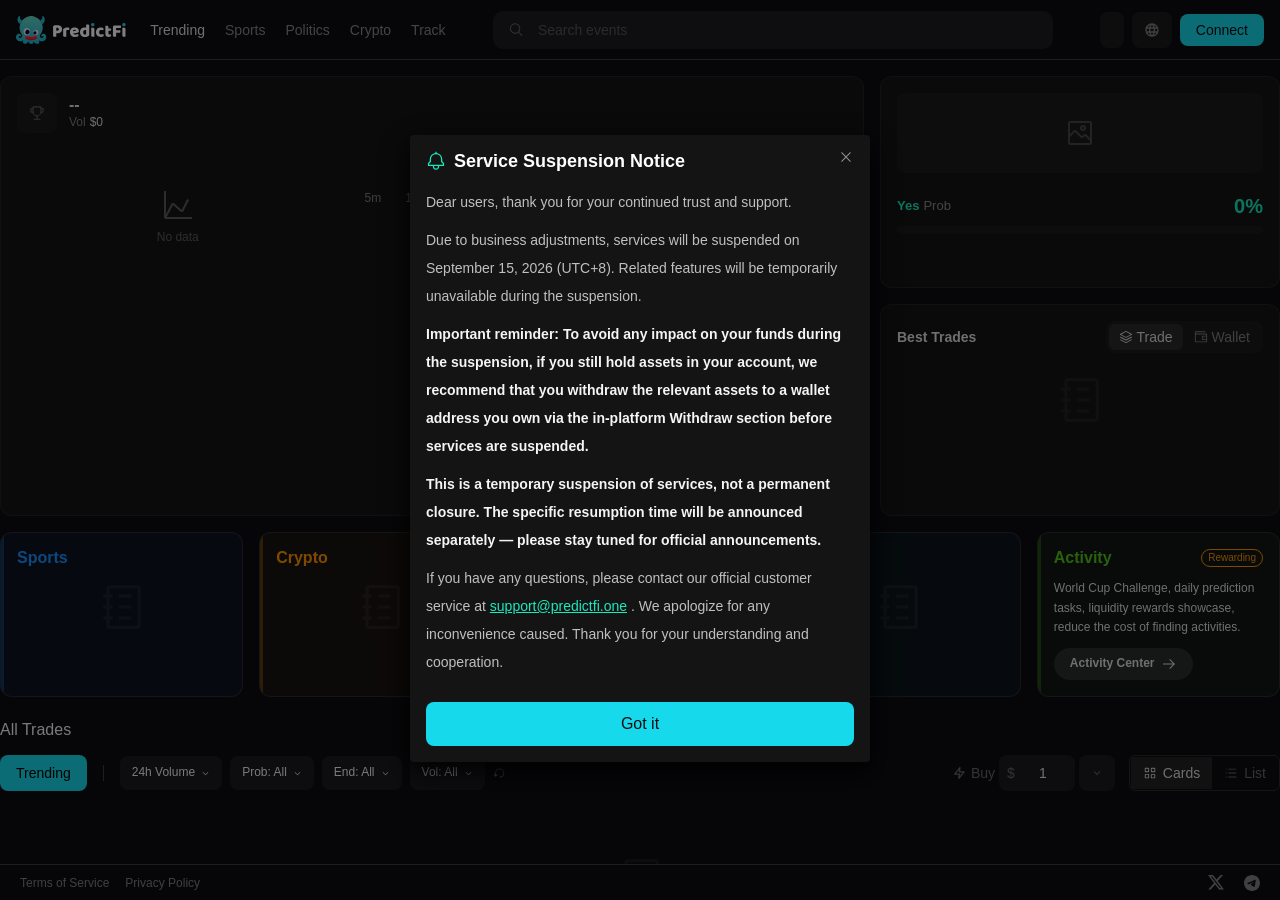
<file: index.html>
<!DOCTYPE html><html><head><meta charset="utf-8"><meta name="viewport" content="width=device-width, initial-scale=1"><title>PredictFi</title><link rel="stylesheet" href="/_nuxt/entry.Bm8dk6Am.css" crossorigin><link rel="modulepreload" as="script" crossorigin href="/_nuxt/CC32OKMh.js"><script type="module" src="/_nuxt/CC32OKMh.js" crossorigin></script><link rel="prefetch" as="style" crossorigin href="/_nuxt/default.Dsevc4vm.css"><link rel="prefetch" as="script" crossorigin href="/_nuxt/DIgoPl5T.js"><link rel="prefetch" as="script" crossorigin href="/_nuxt/Bv_K4fBZ.js"><link rel="prefetch" as="script" crossorigin href="/_nuxt/DtfJAsJh.js"><link rel="prefetch" as="script" crossorigin href="/_nuxt/Dbc14PIH.js"><link rel="prefetch" as="script" crossorigin href="/_nuxt/zLpr9ijM.js"><link rel="prefetch" as="script" crossorigin href="/_nuxt/DnKteIJq.js"><link rel="prefetch" as="script" crossorigin href="/_nuxt/Bf-6fX2l.js"><meta name="description" content="Prediction Market"><script id="unhead:payload" type="application/json">{"title":"PredictFi"}</script></head><body><div id="__nuxt"></div><div id="teleports"></div><script>window.__NUXT__={};window.__NUXT__.config={public:{apiBase:"https://api.predictfi.one",i18n:{baseUrl:"",defaultLocale:"en",rootRedirect:"",redirectStatusCode:302,skipSettingLocaleOnNavigate:false,locales:[{code:"en",name:"English",language:""},{code:"zh-cn",name:"简体中文",language:""},{code:"zh-tw",name:"繁體中文",language:""},{code:"fr",name:"Français",language:""},{code:"de",name:"Deutsch",language:""},{code:"ko",name:"한국어",language:""},{code:"es",name:"Español",language:""},{code:"pt",name:"Português",language:""}],detectBrowserLanguage:{alwaysRedirect:false,cookieCrossOrigin:false,cookieDomain:"",cookieKey:"i18n_lang",cookieSecure:false,fallbackLocale:"en",redirectOn:"root",useCookie:true},experimental:{localeDetector:"",typedPages:true,typedOptionsAndMessages:false,alternateLinkCanonicalQueries:true,devCache:false,cacheLifetime:"",stripMessagesPayload:false,preload:false,strictSeo:false,nitroContextDetection:true,httpCacheDuration:10,compactRoutes:false,prerenderMessages:true},domainLocales:{en:{domain:""},"zh-cn":{domain:""},"zh-tw":{domain:""},fr:{domain:""},de:{domain:""},ko:{domain:""},es:{domain:""},pt:{domain:""}}}},app:{baseURL:"/",buildId:"d60d8a2f-5b0c-42b2-8211-1867203e3c96",buildAssetsDir:"/_nuxt/",cdnURL:""}}</script><script type="application/json" data-nuxt-data="nuxt-app" data-ssr="false" id="__NUXT_DATA__">[{"prerenderedAt":1,"serverRendered":2},1788881318927,false]</script></body></html>
</file>
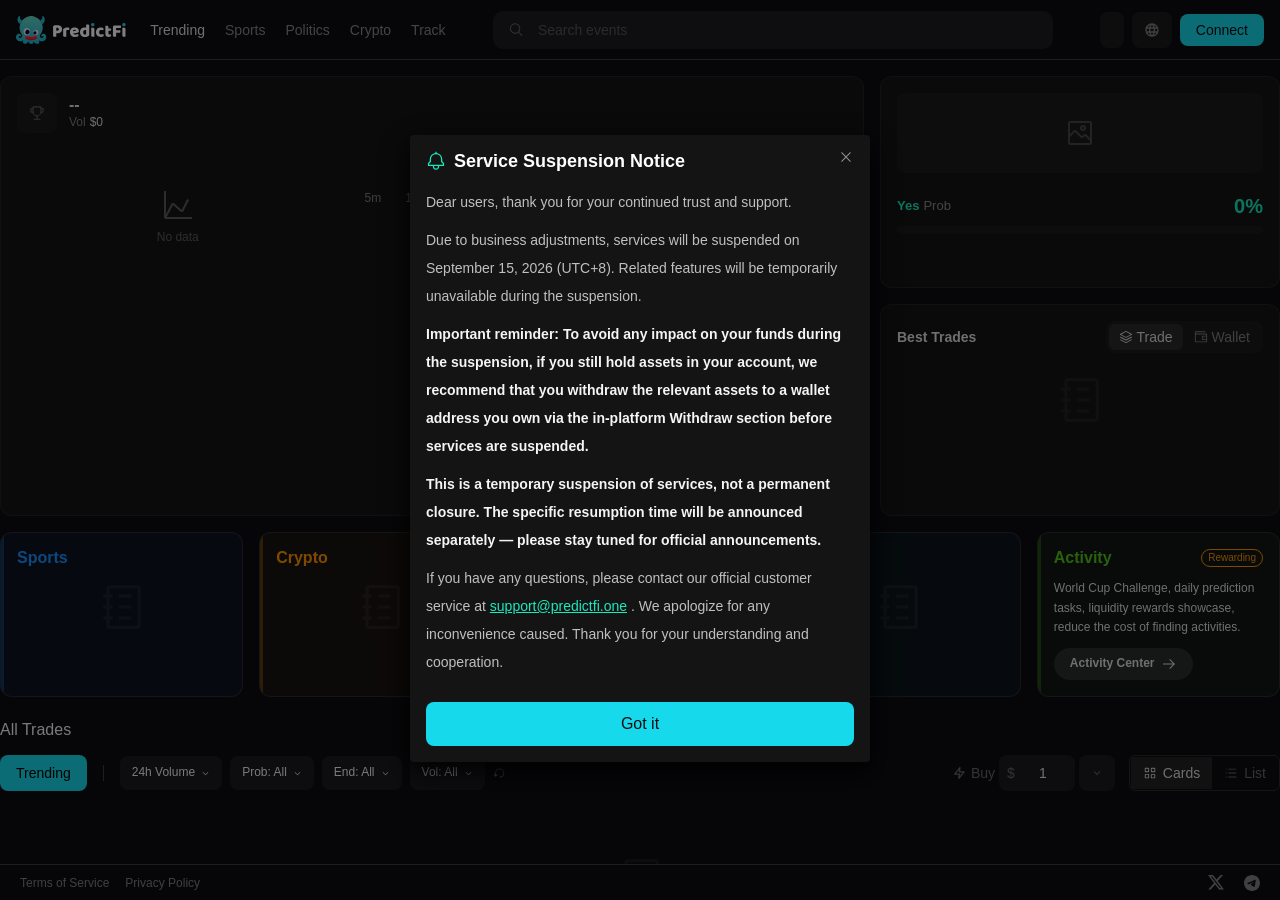
<file: 200.html>
<!DOCTYPE html><html><head><meta charset="utf-8"><meta name="viewport" content="width=device-width, initial-scale=1"><title>PredictFi</title><link rel="stylesheet" href="/_nuxt/entry.Bm8dk6Am.css" crossorigin><link rel="modulepreload" as="script" crossorigin href="/_nuxt/CC32OKMh.js"><script type="module" src="/_nuxt/CC32OKMh.js" crossorigin></script><link rel="prefetch" as="style" crossorigin href="/_nuxt/default.Dsevc4vm.css"><link rel="prefetch" as="script" crossorigin href="/_nuxt/DIgoPl5T.js"><link rel="prefetch" as="script" crossorigin href="/_nuxt/Bv_K4fBZ.js"><link rel="prefetch" as="script" crossorigin href="/_nuxt/DtfJAsJh.js"><link rel="prefetch" as="script" crossorigin href="/_nuxt/Dbc14PIH.js"><link rel="prefetch" as="script" crossorigin href="/_nuxt/zLpr9ijM.js"><link rel="prefetch" as="script" crossorigin href="/_nuxt/DnKteIJq.js"><link rel="prefetch" as="script" crossorigin href="/_nuxt/Bf-6fX2l.js"><meta name="description" content="Prediction Market"><script id="unhead:payload" type="application/json">{"title":"PredictFi"}</script></head><body><div id="__nuxt"></div><div id="teleports"></div><script>window.__NUXT__={};window.__NUXT__.config={public:{apiBase:"https://api.predictfi.one",i18n:{baseUrl:"",defaultLocale:"en",rootRedirect:"",redirectStatusCode:302,skipSettingLocaleOnNavigate:false,locales:[{code:"en",name:"English",language:""},{code:"zh-cn",name:"简体中文",language:""},{code:"zh-tw",name:"繁體中文",language:""},{code:"fr",name:"Français",language:""},{code:"de",name:"Deutsch",language:""},{code:"ko",name:"한국어",language:""},{code:"es",name:"Español",language:""},{code:"pt",name:"Português",language:""}],detectBrowserLanguage:{alwaysRedirect:false,cookieCrossOrigin:false,cookieDomain:"",cookieKey:"i18n_lang",cookieSecure:false,fallbackLocale:"en",redirectOn:"root",useCookie:true},experimental:{localeDetector:"",typedPages:true,typedOptionsAndMessages:false,alternateLinkCanonicalQueries:true,devCache:false,cacheLifetime:"",stripMessagesPayload:false,preload:false,strictSeo:false,nitroContextDetection:true,httpCacheDuration:10,compactRoutes:false,prerenderMessages:true},domainLocales:{en:{domain:""},"zh-cn":{domain:""},"zh-tw":{domain:""},fr:{domain:""},de:{domain:""},ko:{domain:""},es:{domain:""},pt:{domain:""}}}},app:{baseURL:"/",buildId:"d60d8a2f-5b0c-42b2-8211-1867203e3c96",buildAssetsDir:"/_nuxt/",cdnURL:""}}</script><script type="application/json" data-nuxt-data="nuxt-app" data-ssr="false" id="__NUXT_DATA__">[{"prerenderedAt":1,"serverRendered":2},1788881318930,false]</script></body></html>
</file>
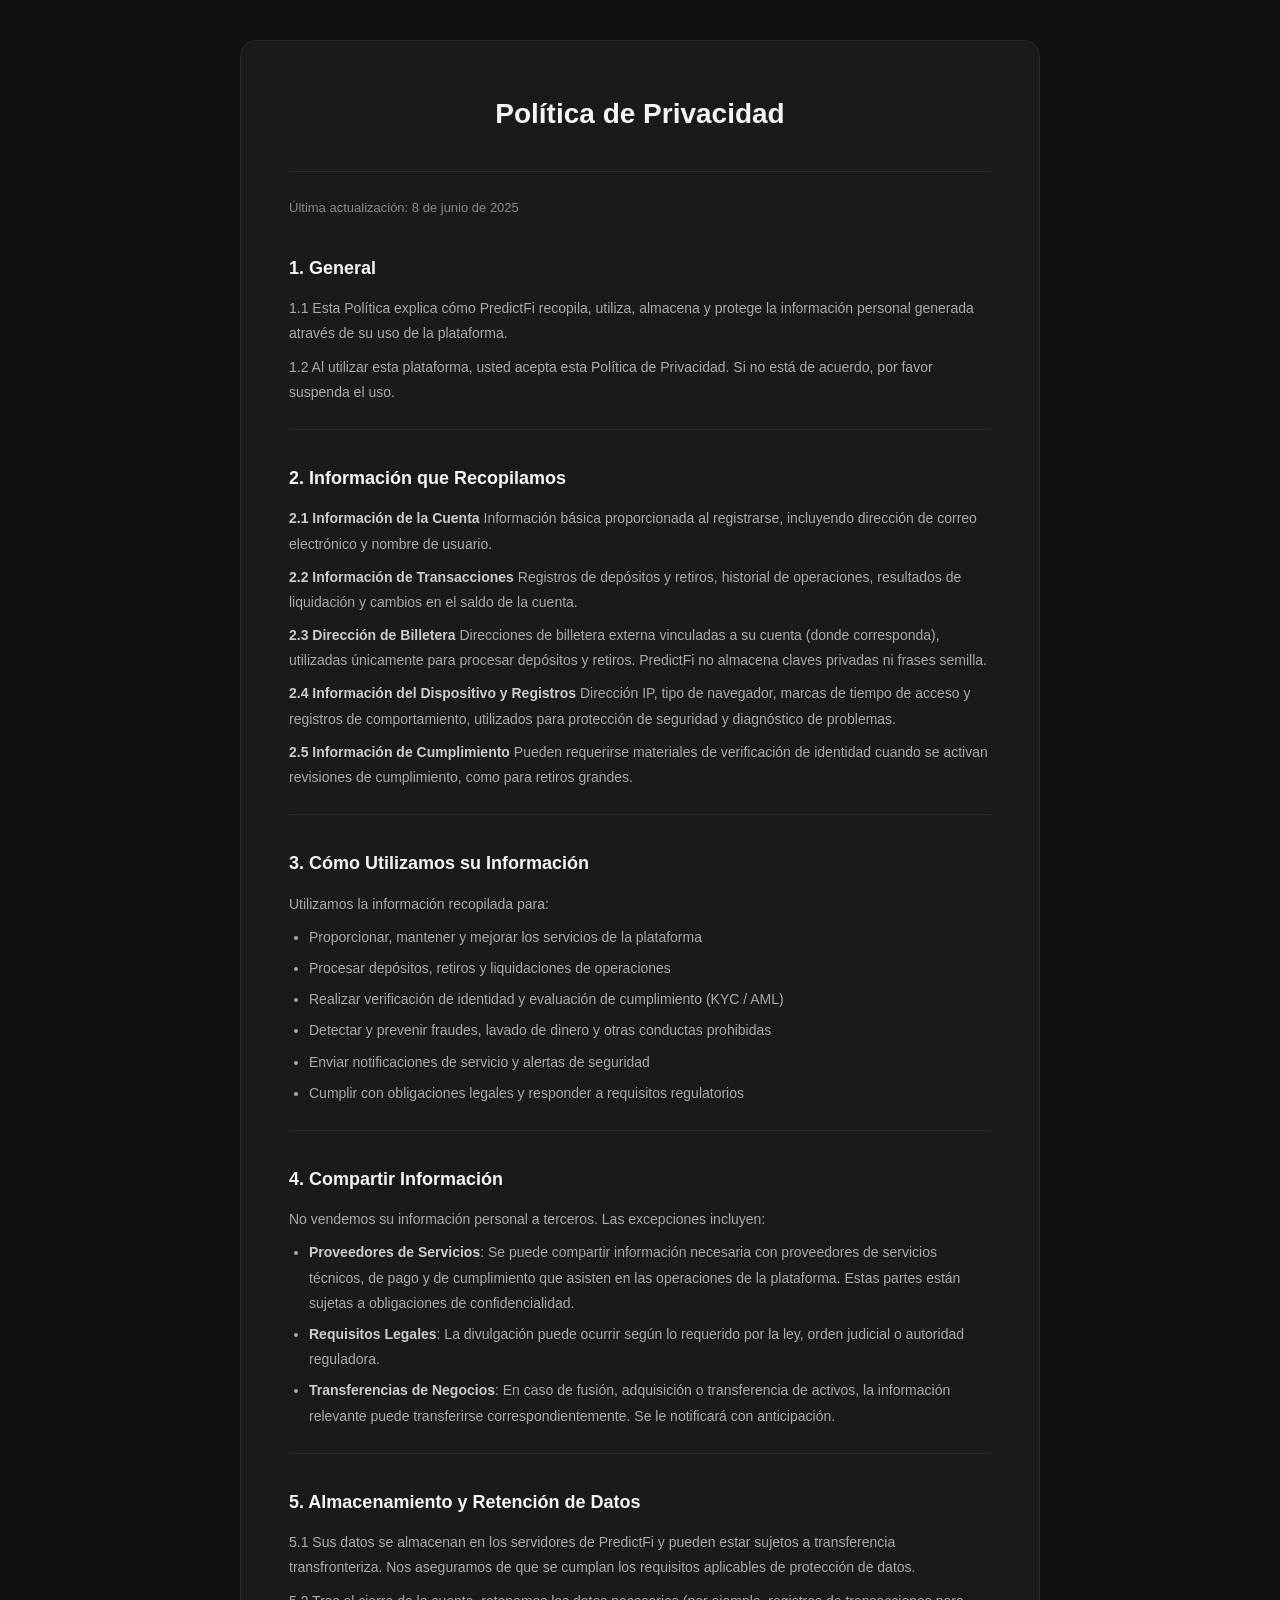
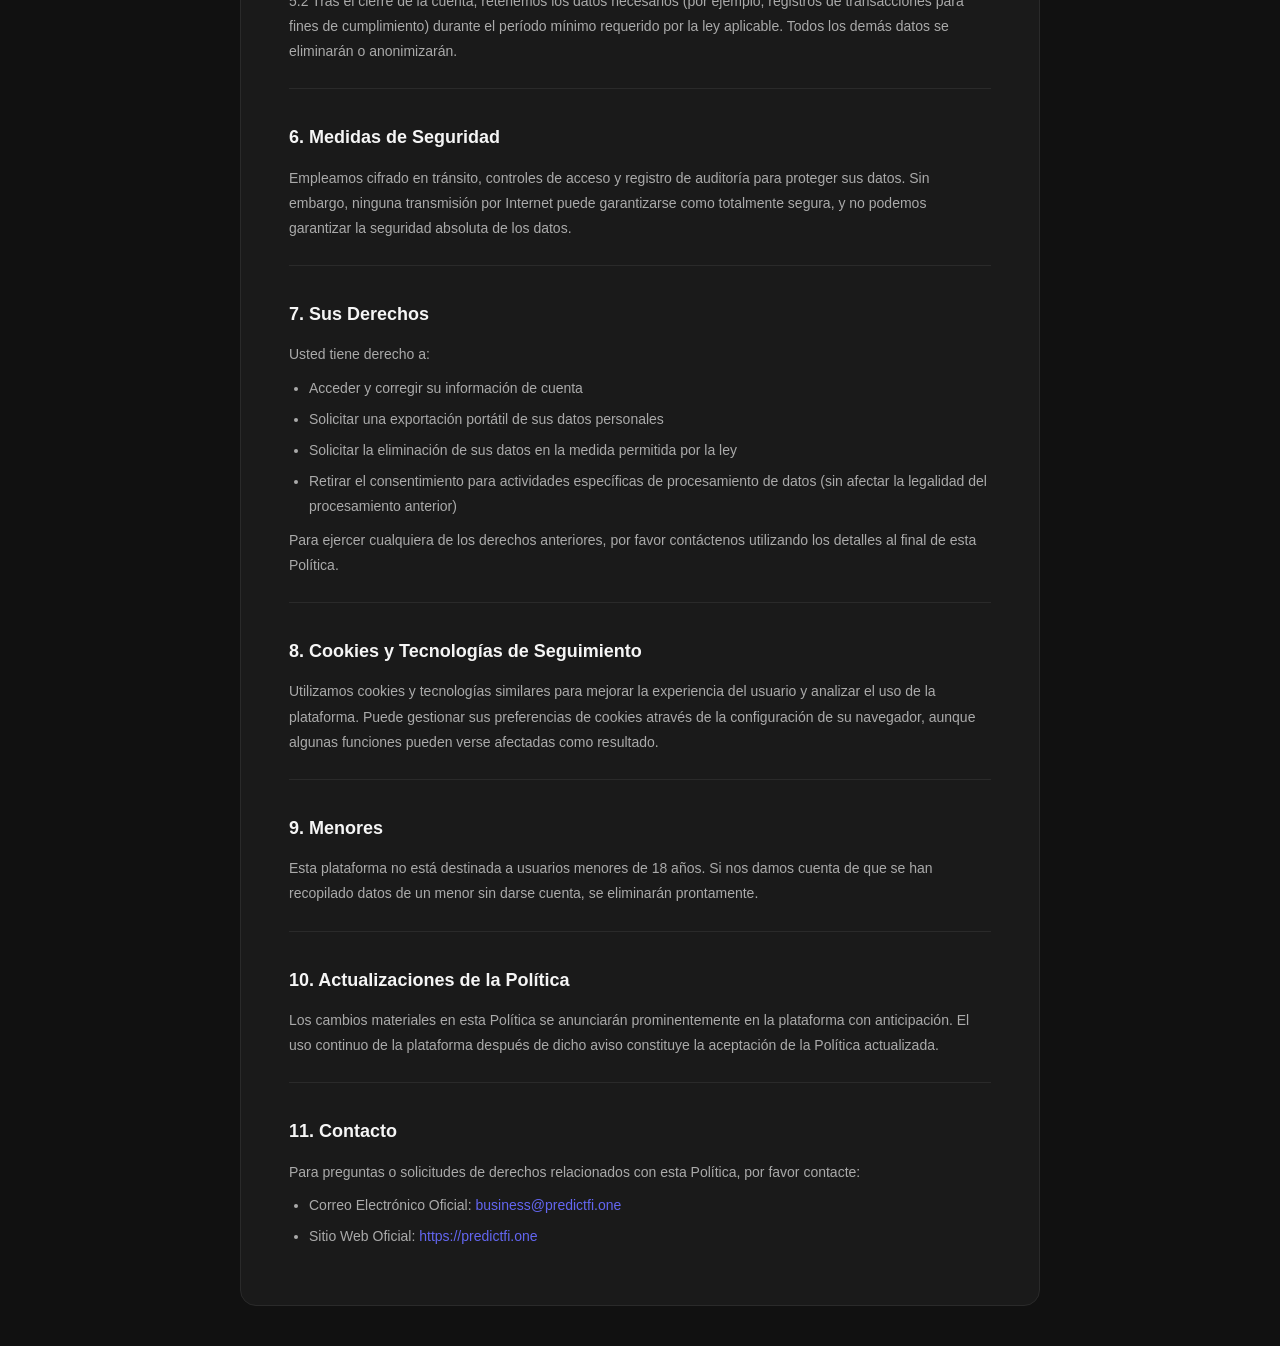
<file: privacy-policy-es.html>
<!DOCTYPE html>
<html lang="es">
<head>
  <meta charset="UTF-8" />
  <meta name="viewport" content="width=device-width, initial-scale=1.0" />
  <title>PredictFi Política de Privacidad</title>
  <style>
    * { margin: 0; padding: 0; box-sizing: border-box; }
    body {
      background: #111;
      color: #e0e0e0;
      font-family: -apple-system, BlinkMacSystemFont, "Segoe UI", Roboto, "Helvetica Neue", Arial, sans-serif;
      line-height: 1.8;
      padding: 40px 20px;
    }
    .container {
      max-width: 800px;
      margin: 0 auto;
      background: #1a1a1a;
      border: 1px solid #2a2a2a;
      border-radius: 16px;
      padding: 48px;
    }
    h1 {
      font-size: 28px;
      color: #f5f5f5;
      margin-bottom: 32px;
      text-align: center;
    }
    h3 {
      font-size: 18px;
      color: #f5f5f5;
      margin-top: 32px;
      margin-bottom: 12px;
    }
    p, li {
      font-size: 14px;
      color: #aaa;
      margin-bottom: 8px;
    }
    strong { color: #ccc; }
    a { color: #6366f1; text-decoration: none; }
    a:hover { text-decoration: underline; }
    ul {
      padding-left: 20px;
      margin-bottom: 8px;
    }
    li { margin-bottom: 6px; }
    hr {
      border: none;
      border-top: 1px solid #2a2a2a;
      margin: 24px 0;
    }
    .lang-switcher {
      text-align: center;
      margin-bottom: 24px;
    }
    .lang-switcher a {
      margin: 0 8px;
      font-size: 14px;
    }
  </style>
</head>
<body>
  <div class="container">
    <h1>Política de Privacidad</h1>
    <hr />

    <p style="color:#888; font-size:13px; margin-bottom:24px;">Última actualización: 8 de junio de 2025</p>

    <h3>1. General</h3>
    <p>1.1 Esta Política explica cómo PredictFi recopila, utiliza, almacena y protege la información personal generada através de su uso de la plataforma.</p>
    <p>1.2 Al utilizar esta plataforma, usted acepta esta Política de Privacidad. Si no está de acuerdo, por favor suspenda el uso.</p>

    <hr />

    <h3>2. Información que Recopilamos</h3>
    <p><strong>2.1 Información de la Cuenta</strong> Información básica proporcionada al registrarse, incluyendo dirección de correo electrónico y nombre de usuario.</p>
    <p><strong>2.2 Información de Transacciones</strong> Registros de depósitos y retiros, historial de operaciones, resultados de liquidación y cambios en el saldo de la cuenta.</p>
    <p><strong>2.3 Dirección de Billetera</strong> Direcciones de billetera externa vinculadas a su cuenta (donde corresponda), utilizadas únicamente para procesar depósitos y retiros. PredictFi no almacena claves privadas ni frases semilla.</p>
    <p><strong>2.4 Información del Dispositivo y Registros</strong> Dirección IP, tipo de navegador, marcas de tiempo de acceso y registros de comportamiento, utilizados para protección de seguridad y diagnóstico de problemas.</p>
    <p><strong>2.5 Información de Cumplimiento</strong> Pueden requerirse materiales de verificación de identidad cuando se activan revisiones de cumplimiento, como para retiros grandes.</p>

    <hr />

    <h3>3. Cómo Utilizamos su Información</h3>
    <p>Utilizamos la información recopilada para:</p>
    <ul>
      <li>Proporcionar, mantener y mejorar los servicios de la plataforma</li>
      <li>Procesar depósitos, retiros y liquidaciones de operaciones</li>
      <li>Realizar verificación de identidad y evaluación de cumplimiento (KYC / AML)</li>
      <li>Detectar y prevenir fraudes, lavado de dinero y otras conductas prohibidas</li>
      <li>Enviar notificaciones de servicio y alertas de seguridad</li>
      <li>Cumplir con obligaciones legales y responder a requisitos regulatorios</li>
    </ul>

    <hr />

    <h3>4. Compartir Información</h3>
    <p>No vendemos su información personal a terceros. Las excepciones incluyen:</p>
    <ul>
      <li><strong>Proveedores de Servicios</strong>: Se puede compartir información necesaria con proveedores de servicios técnicos, de pago y de cumplimiento que asisten en las operaciones de la plataforma. Estas partes están sujetas a obligaciones de confidencialidad.</li>
      <li><strong>Requisitos Legales</strong>: La divulgación puede ocurrir según lo requerido por la ley, orden judicial o autoridad reguladora.</li>
      <li><strong>Transferencias de Negocios</strong>: En caso de fusión, adquisición o transferencia de activos, la información relevante puede transferirse correspondientemente. Se le notificará con anticipación.</li>
    </ul>

    <hr />

    <h3>5. Almacenamiento y Retención de Datos</h3>
    <p>5.1 Sus datos se almacenan en los servidores de PredictFi y pueden estar sujetos a transferencia transfronteriza. Nos aseguramos de que se cumplan los requisitos aplicables de protección de datos.</p>
    <p>5.2 Tras el cierre de la cuenta, retenemos los datos necesarios (por ejemplo, registros de transacciones para fines de cumplimiento) durante el período mínimo requerido por la ley aplicable. Todos los demás datos se eliminarán o anonimizarán.</p>

    <hr />

    <h3>6. Medidas de Seguridad</h3>
    <p>Empleamos cifrado en tránsito, controles de acceso y registro de auditoría para proteger sus datos. Sin embargo, ninguna transmisión por Internet puede garantizarse como totalmente segura, y no podemos garantizar la seguridad absoluta de los datos.</p>

    <hr />

    <h3>7. Sus Derechos</h3>
    <p>Usted tiene derecho a:</p>
    <ul>
      <li>Acceder y corregir su información de cuenta</li>
      <li>Solicitar una exportación portátil de sus datos personales</li>
      <li>Solicitar la eliminación de sus datos en la medida permitida por la ley</li>
      <li>Retirar el consentimiento para actividades específicas de procesamiento de datos (sin afectar la legalidad del procesamiento anterior)</li>
    </ul>
    <p>Para ejercer cualquiera de los derechos anteriores, por favor contáctenos utilizando los detalles al final de esta Política.</p>

    <hr />

    <h3>8. Cookies y Tecnologías de Seguimiento</h3>
    <p>Utilizamos cookies y tecnologías similares para mejorar la experiencia del usuario y analizar el uso de la plataforma. Puede gestionar sus preferencias de cookies através de la configuración de su navegador, aunque algunas funciones pueden verse afectadas como resultado.</p>

    <hr />

    <h3>9. Menores</h3>
    <p>Esta plataforma no está destinada a usuarios menores de 18 años. Si nos damos cuenta de que se han recopilado datos de un menor sin darse cuenta, se eliminarán prontamente.</p>

    <hr />

    <h3>10. Actualizaciones de la Política</h3>
    <p>Los cambios materiales en esta Política se anunciarán prominentemente en la plataforma con anticipación. El uso continuo de la plataforma después de dicho aviso constituye la aceptación de la Política actualizada.</p>

    <hr />

    <h3>11. Contacto</h3>
    <p>Para preguntas o solicitudes de derechos relacionados con esta Política, por favor contacte:</p>
    <ul>
      <li>Correo Electrónico Oficial: <a href="mailto:business@predictfi.one">business@predictfi.one</a></li>
      <li>Sitio Web Oficial: <a href="https://predictfi.one" target="_blank" rel="noopener noreferrer">https://predictfi.one</a></li>
    </ul>
  </div>
</body>
</html>
</file>
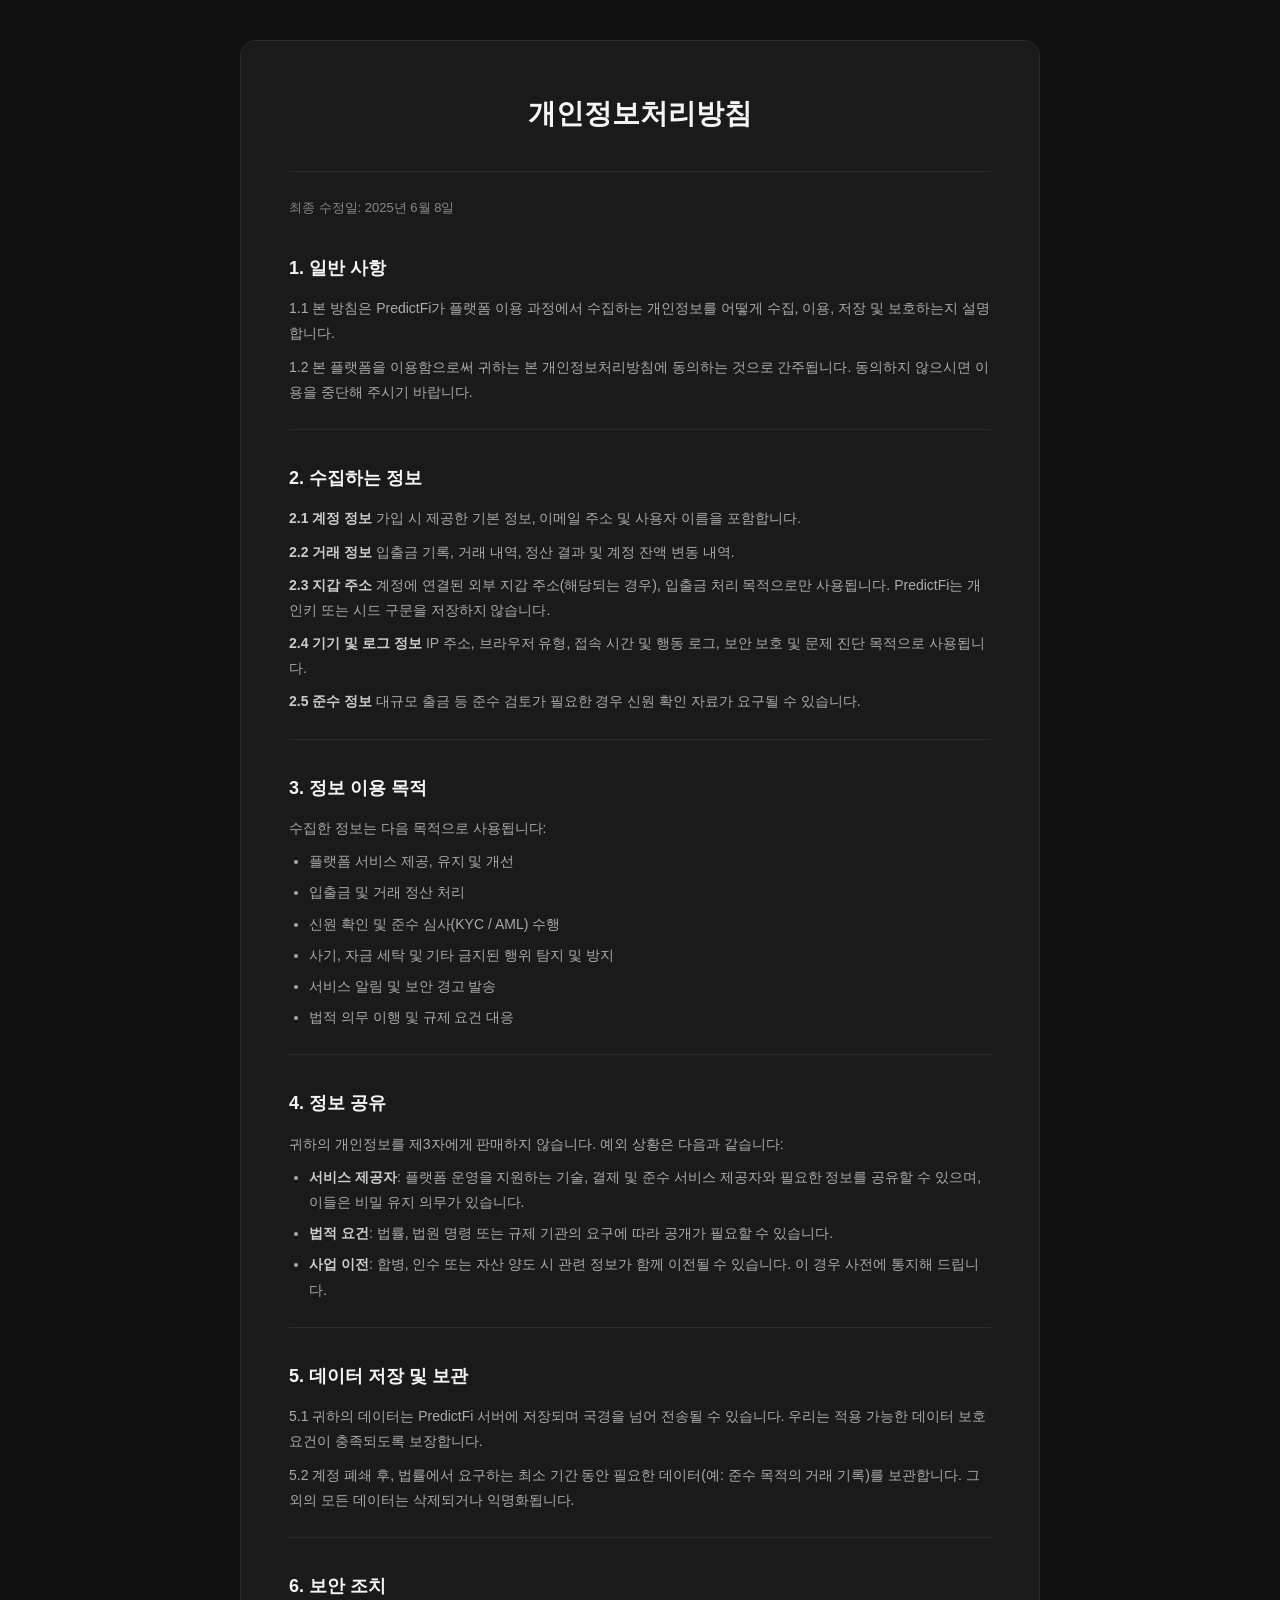
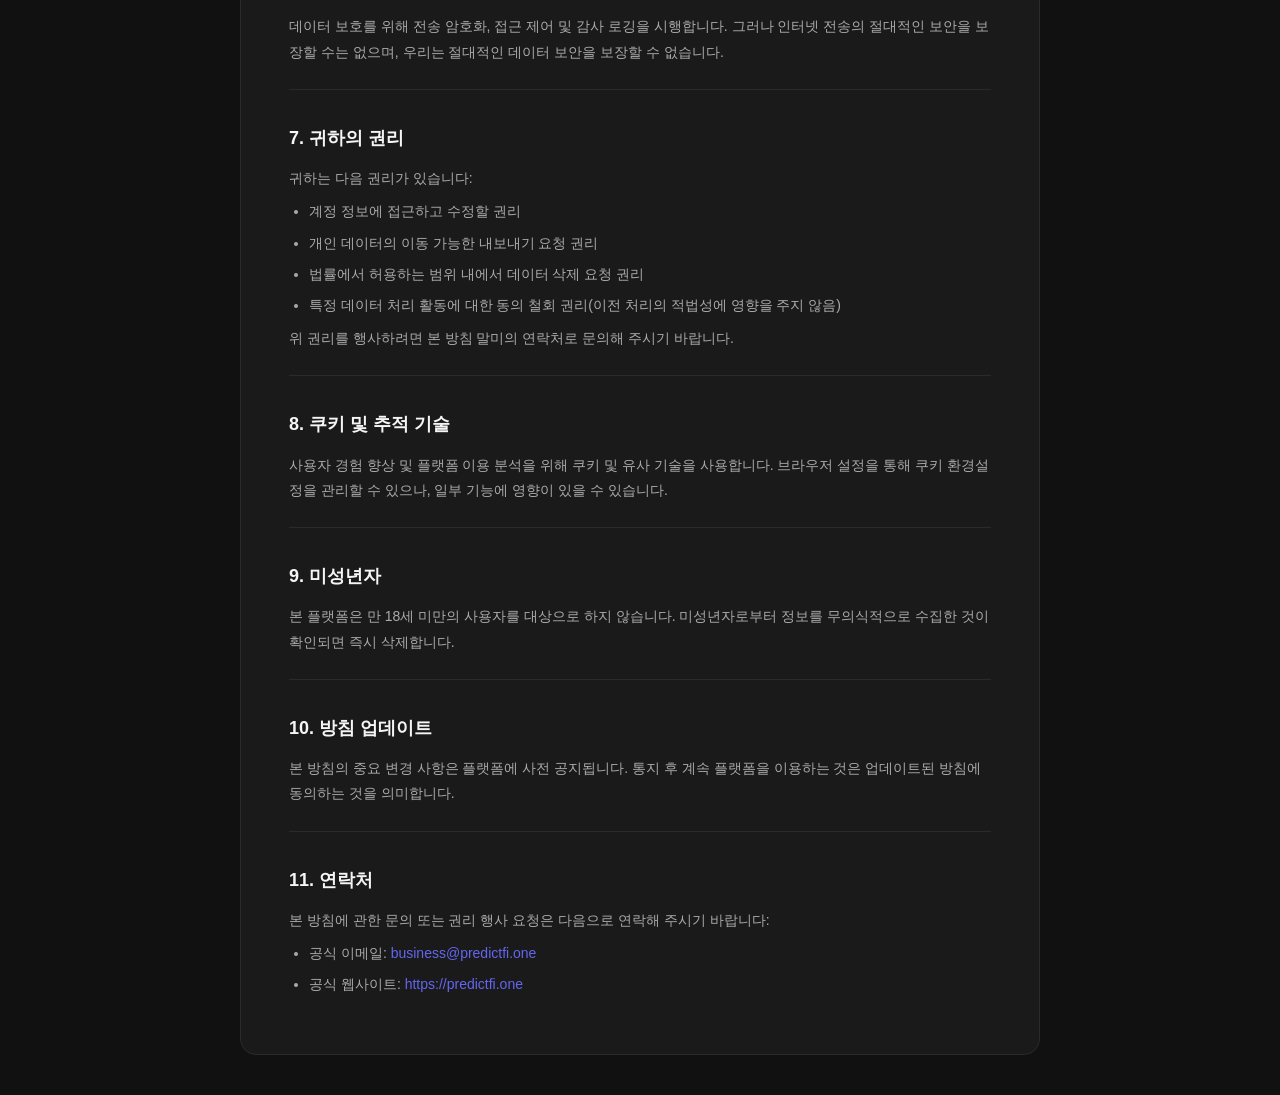
<file: privacy-policy-ko.html>
<!DOCTYPE html>
<html lang="ko">
<head>
  <meta charset="UTF-8" />
  <meta name="viewport" content="width=device-width, initial-scale=1.0" />
  <title>PredictFi 개인정보처리방침</title>
  <style>
    * { margin: 0; padding: 0; box-sizing: border-box; }
    body {
      background: #111;
      color: #e0e0e0;
      font-family: -apple-system, BlinkMacSystemFont, "Segoe UI", Roboto, "Helvetica Neue", Arial, sans-serif;
      line-height: 1.8;
      padding: 40px 20px;
    }
    .container {
      max-width: 800px;
      margin: 0 auto;
      background: #1a1a1a;
      border: 1px solid #2a2a2a;
      border-radius: 16px;
      padding: 48px;
    }
    h1 {
      font-size: 28px;
      color: #f5f5f5;
      margin-bottom: 32px;
      text-align: center;
    }
    h3 {
      font-size: 18px;
      color: #f5f5f5;
      margin-top: 32px;
      margin-bottom: 12px;
    }
    p, li {
      font-size: 14px;
      color: #aaa;
      margin-bottom: 8px;
    }
    strong { color: #ccc; }
    a { color: #6366f1; text-decoration: none; }
    a:hover { text-decoration: underline; }
    ul {
      padding-left: 20px;
      margin-bottom: 8px;
    }
    li { margin-bottom: 6px; }
    hr {
      border: none;
      border-top: 1px solid #2a2a2a;
      margin: 24px 0;
    }
    .lang-switcher {
      text-align: center;
      margin-bottom: 24px;
    }
    .lang-switcher a {
      margin: 0 8px;
      font-size: 14px;
    }
  </style>
</head>
<body>
  <div class="container">
    <h1>개인정보처리방침</h1>
    <hr />

    <p style="color:#888; font-size:13px; margin-bottom:24px;">최종 수정일: 2025년 6월 8일</p>

    <h3>1. 일반 사항</h3>
    <p>1.1 본 방침은 PredictFi가 플랫폼 이용 과정에서 수집하는 개인정보를 어떻게 수집, 이용, 저장 및 보호하는지 설명합니다.</p>
    <p>1.2 본 플랫폼을 이용함으로써 귀하는 본 개인정보처리방침에 동의하는 것으로 간주됩니다. 동의하지 않으시면 이용을 중단해 주시기 바랍니다.</p>

    <hr />

    <h3>2. 수집하는 정보</h3>
    <p><strong>2.1 계정 정보</strong> 가입 시 제공한 기본 정보, 이메일 주소 및 사용자 이름을 포함합니다.</p>
    <p><strong>2.2 거래 정보</strong> 입출금 기록, 거래 내역, 정산 결과 및 계정 잔액 변동 내역.</p>
    <p><strong>2.3 지갑 주소</strong> 계정에 연결된 외부 지갑 주소(해당되는 경우), 입출금 처리 목적으로만 사용됩니다. PredictFi는 개인키 또는 시드 구문을 저장하지 않습니다.</p>
    <p><strong>2.4 기기 및 로그 정보</strong> IP 주소, 브라우저 유형, 접속 시간 및 행동 로그, 보안 보호 및 문제 진단 목적으로 사용됩니다.</p>
    <p><strong>2.5 준수 정보</strong> 대규모 출금 등 준수 검토가 필요한 경우 신원 확인 자료가 요구될 수 있습니다.</p>

    <hr />

    <h3>3. 정보 이용 목적</h3>
    <p>수집한 정보는 다음 목적으로 사용됩니다:</p>
    <ul>
      <li>플랫폼 서비스 제공, 유지 및 개선</li>
      <li>입출금 및 거래 정산 처리</li>
      <li>신원 확인 및 준수 심사(KYC / AML) 수행</li>
      <li>사기, 자금 세탁 및 기타 금지된 행위 탐지 및 방지</li>
      <li>서비스 알림 및 보안 경고 발송</li>
      <li>법적 의무 이행 및 규제 요건 대응</li>
    </ul>

    <hr />

    <h3>4. 정보 공유</h3>
    <p>귀하의 개인정보를 제3자에게 판매하지 않습니다. 예외 상황은 다음과 같습니다:</p>
    <ul>
      <li><strong>서비스 제공자</strong>: 플랫폼 운영을 지원하는 기술, 결제 및 준수 서비스 제공자와 필요한 정보를 공유할 수 있으며, 이들은 비밀 유지 의무가 있습니다.</li>
      <li><strong>법적 요건</strong>: 법률, 법원 명령 또는 규제 기관의 요구에 따라 공개가 필요할 수 있습니다.</li>
      <li><strong>사업 이전</strong>: 합병, 인수 또는 자산 양도 시 관련 정보가 함께 이전될 수 있습니다. 이 경우 사전에 통지해 드립니다.</li>
    </ul>

    <hr />

    <h3>5. 데이터 저장 및 보관</h3>
    <p>5.1 귀하의 데이터는 PredictFi 서버에 저장되며 국경을 넘어 전송될 수 있습니다. 우리는 적용 가능한 데이터 보호 요건이 충족되도록 보장합니다.</p>
    <p>5.2 계정 폐쇄 후, 법률에서 요구하는 최소 기간 동안 필요한 데이터(예: 준수 목적의 거래 기록)를 보관합니다. 그 외의 모든 데이터는 삭제되거나 익명화됩니다.</p>

    <hr />

    <h3>6. 보안 조치</h3>
    <p>데이터 보호를 위해 전송 암호화, 접근 제어 및 감사 로깅을 시행합니다. 그러나 인터넷 전송의 절대적인 보안을 보장할 수는 없으며, 우리는 절대적인 데이터 보안을 보장할 수 없습니다.</p>

    <hr />

    <h3>7. 귀하의 권리</h3>
    <p>귀하는 다음 권리가 있습니다:</p>
    <ul>
      <li>계정 정보에 접근하고 수정할 권리</li>
      <li>개인 데이터의 이동 가능한 내보내기 요청 권리</li>
      <li>법률에서 허용하는 범위 내에서 데이터 삭제 요청 권리</li>
      <li>특정 데이터 처리 활동에 대한 동의 철회 권리(이전 처리의 적법성에 영향을 주지 않음)</li>
    </ul>
    <p>위 권리를 행사하려면 본 방침 말미의 연락처로 문의해 주시기 바랍니다.</p>

    <hr />

    <h3>8. 쿠키 및 추적 기술</h3>
    <p>사용자 경험 향상 및 플랫폼 이용 분석을 위해 쿠키 및 유사 기술을 사용합니다. 브라우저 설정을 통해 쿠키 환경설정을 관리할 수 있으나, 일부 기능에 영향이 있을 수 있습니다.</p>

    <hr />

    <h3>9. 미성년자</h3>
    <p>본 플랫폼은 만 18세 미만의 사용자를 대상으로 하지 않습니다. 미성년자로부터 정보를 무의식적으로 수집한 것이 확인되면 즉시 삭제합니다.</p>

    <hr />

    <h3>10. 방침 업데이트</h3>
    <p>본 방침의 중요 변경 사항은 플랫폼에 사전 공지됩니다. 통지 후 계속 플랫폼을 이용하는 것은 업데이트된 방침에 동의하는 것을 의미합니다.</p>

    <hr />

    <h3>11. 연락처</h3>
    <p>본 방침에 관한 문의 또는 권리 행사 요청은 다음으로 연락해 주시기 바랍니다:</p>
    <ul>
      <li>공식 이메일: <a href="mailto:business@predictfi.one">business@predictfi.one</a></li>
      <li>공식 웹사이트: <a href="https://predictfi.one" target="_blank" rel="noopener noreferrer">https://predictfi.one</a></li>
    </ul>
  </div>
</body>
</html>
</file>
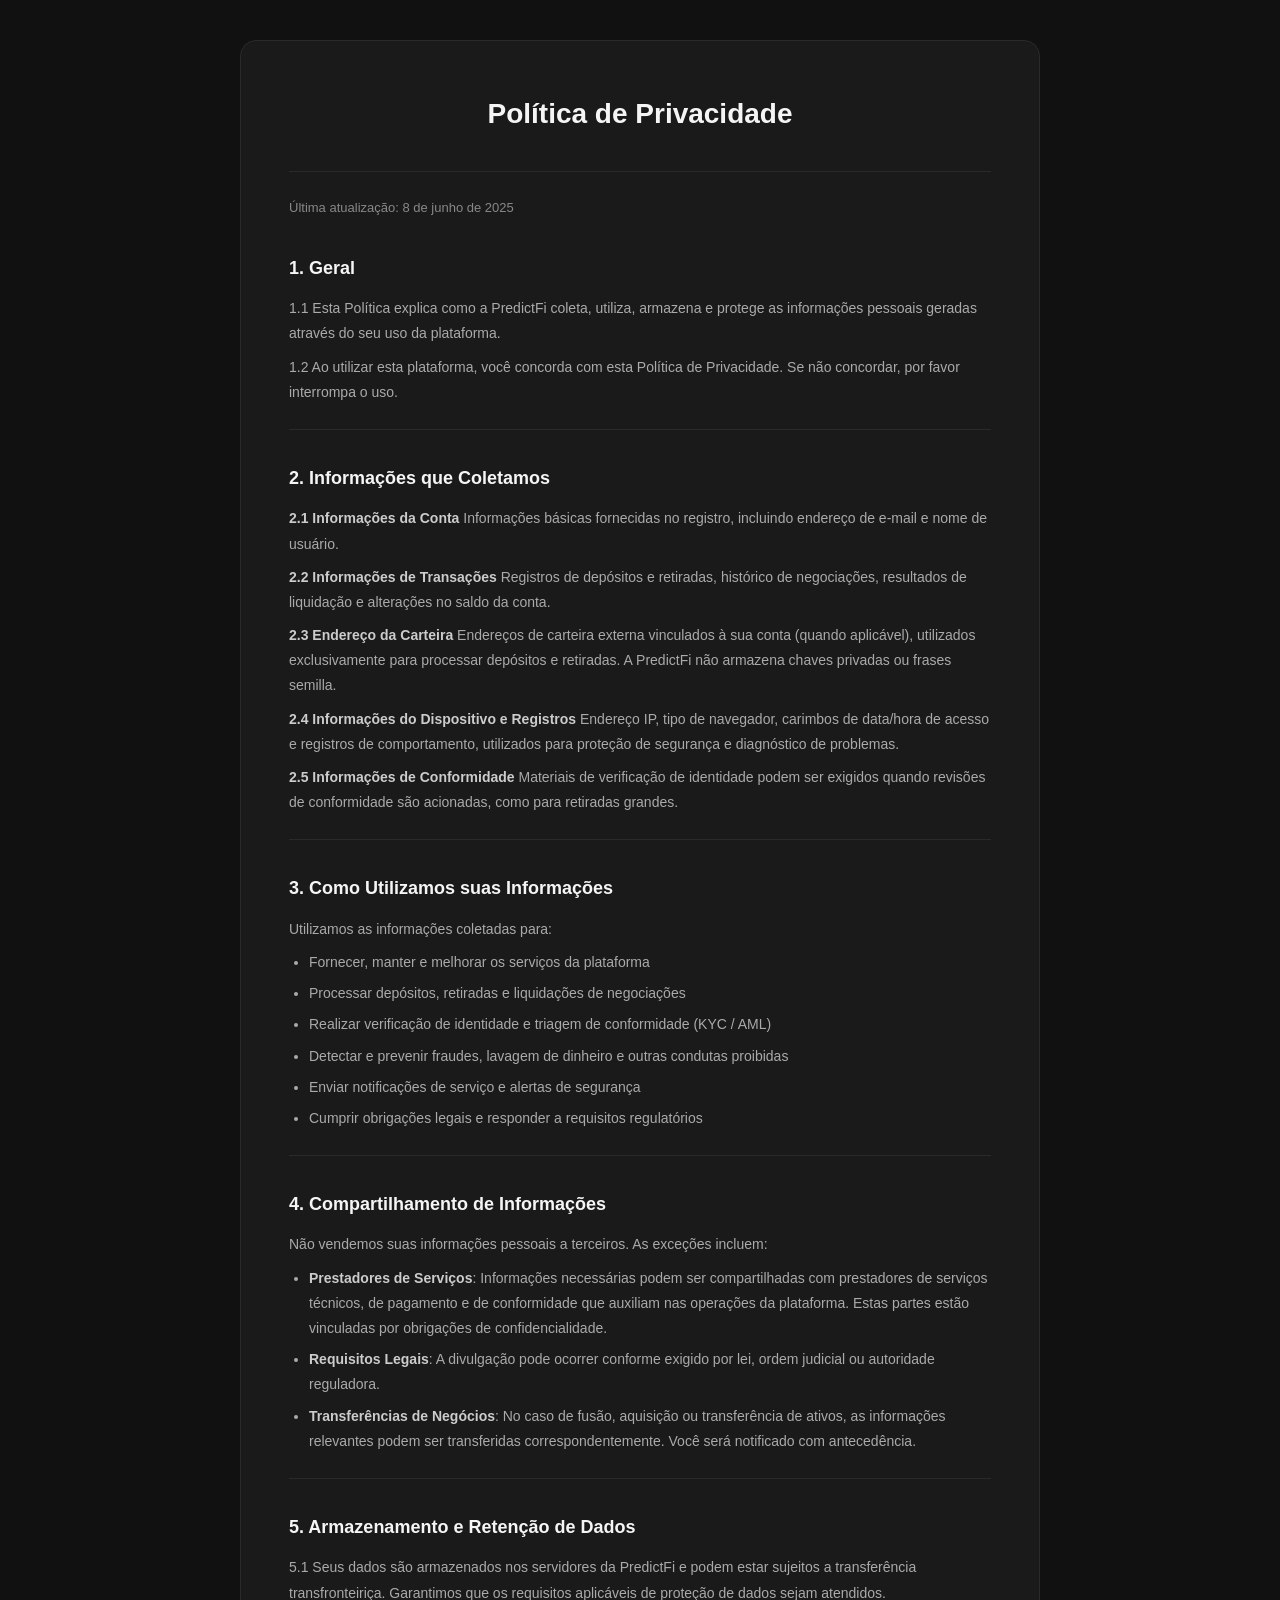
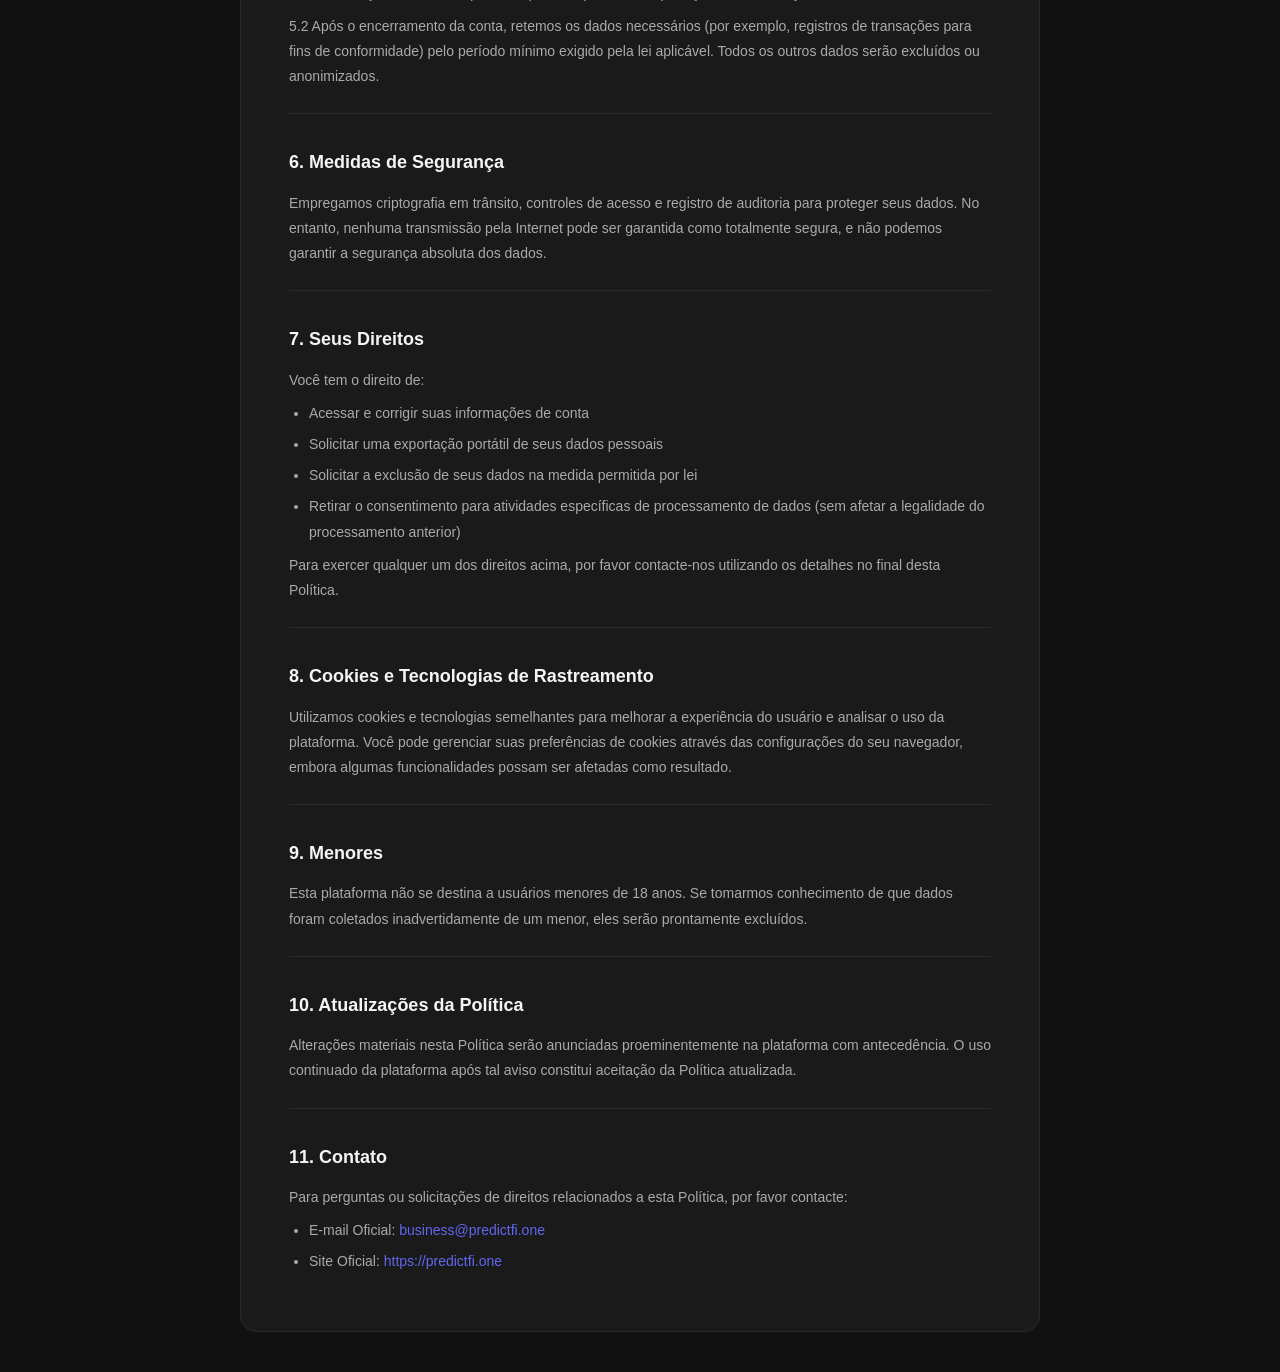
<file: privacy-policy-pt.html>
<!DOCTYPE html>
<html lang="pt">
<head>
  <meta charset="UTF-8" />
  <meta name="viewport" content="width=device-width, initial-scale=1.0" />
  <title>PredictFi Política de Privacidade</title>
  <style>
    * { margin: 0; padding: 0; box-sizing: border-box; }
    body {
      background: #111;
      color: #e0e0e0;
      font-family: -apple-system, BlinkMacSystemFont, "Segoe UI", Roboto, "Helvetica Neue", Arial, sans-serif;
      line-height: 1.8;
      padding: 40px 20px;
    }
    .container {
      max-width: 800px;
      margin: 0 auto;
      background: #1a1a1a;
      border: 1px solid #2a2a2a;
      border-radius: 16px;
      padding: 48px;
    }
    h1 {
      font-size: 28px;
      color: #f5f5f5;
      margin-bottom: 32px;
      text-align: center;
    }
    h3 {
      font-size: 18px;
      color: #f5f5f5;
      margin-top: 32px;
      margin-bottom: 12px;
    }
    p, li {
      font-size: 14px;
      color: #aaa;
      margin-bottom: 8px;
    }
    strong { color: #ccc; }
    a { color: #6366f1; text-decoration: none; }
    a:hover { text-decoration: underline; }
    ul {
      padding-left: 20px;
      margin-bottom: 8px;
    }
    li { margin-bottom: 6px; }
    hr {
      border: none;
      border-top: 1px solid #2a2a2a;
      margin: 24px 0;
    }
    .lang-switcher {
      text-align: center;
      margin-bottom: 24px;
    }
    .lang-switcher a {
      margin: 0 8px;
      font-size: 14px;
    }
  </style>
</head>
<body>
  <div class="container">
    <h1>Política de Privacidade</h1>
    <hr />

    <p style="color:#888; font-size:13px; margin-bottom:24px;">Última atualização: 8 de junho de 2025</p>

    <h3>1. Geral</h3>
    <p>1.1 Esta Política explica como a PredictFi coleta, utiliza, armazena e protege as informações pessoais geradas através do seu uso da plataforma.</p>
    <p>1.2 Ao utilizar esta plataforma, você concorda com esta Política de Privacidade. Se não concordar, por favor interrompa o uso.</p>

    <hr />

    <h3>2. Informações que Coletamos</h3>
    <p><strong>2.1 Informações da Conta</strong> Informações básicas fornecidas no registro, incluindo endereço de e-mail e nome de usuário.</p>
    <p><strong>2.2 Informações de Transações</strong> Registros de depósitos e retiradas, histórico de negociações, resultados de liquidação e alterações no saldo da conta.</p>
    <p><strong>2.3 Endereço da Carteira</strong> Endereços de carteira externa vinculados à sua conta (quando aplicável), utilizados exclusivamente para processar depósitos e retiradas. A PredictFi não armazena chaves privadas ou frases semilla.</p>
    <p><strong>2.4 Informações do Dispositivo e Registros</strong> Endereço IP, tipo de navegador, carimbos de data/hora de acesso e registros de comportamento, utilizados para proteção de segurança e diagnóstico de problemas.</p>
    <p><strong>2.5 Informações de Conformidade</strong> Materiais de verificação de identidade podem ser exigidos quando revisões de conformidade são acionadas, como para retiradas grandes.</p>

    <hr />

    <h3>3. Como Utilizamos suas Informações</h3>
    <p>Utilizamos as informações coletadas para:</p>
    <ul>
      <li>Fornecer, manter e melhorar os serviços da plataforma</li>
      <li>Processar depósitos, retiradas e liquidações de negociações</li>
      <li>Realizar verificação de identidade e triagem de conformidade (KYC / AML)</li>
      <li>Detectar e prevenir fraudes, lavagem de dinheiro e outras condutas proibidas</li>
      <li>Enviar notificações de serviço e alertas de segurança</li>
      <li>Cumprir obrigações legais e responder a requisitos regulatórios</li>
    </ul>

    <hr />

    <h3>4. Compartilhamento de Informações</h3>
    <p>Não vendemos suas informações pessoais a terceiros. As exceções incluem:</p>
    <ul>
      <li><strong>Prestadores de Serviços</strong>: Informações necessárias podem ser compartilhadas com prestadores de serviços técnicos, de pagamento e de conformidade que auxiliam nas operações da plataforma. Estas partes estão vinculadas por obrigações de confidencialidade.</li>
      <li><strong>Requisitos Legais</strong>: A divulgação pode ocorrer conforme exigido por lei, ordem judicial ou autoridade reguladora.</li>
      <li><strong>Transferências de Negócios</strong>: No caso de fusão, aquisição ou transferência de ativos, as informações relevantes podem ser transferidas correspondentemente. Você será notificado com antecedência.</li>
    </ul>

    <hr />

    <h3>5. Armazenamento e Retenção de Dados</h3>
    <p>5.1 Seus dados são armazenados nos servidores da PredictFi e podem estar sujeitos a transferência transfronteiriça. Garantimos que os requisitos aplicáveis de proteção de dados sejam atendidos.</p>
    <p>5.2 Após o encerramento da conta, retemos os dados necessários (por exemplo, registros de transações para fins de conformidade) pelo período mínimo exigido pela lei aplicável. Todos os outros dados serão excluídos ou anonimizados.</p>

    <hr />

    <h3>6. Medidas de Segurança</h3>
    <p>Empregamos criptografia em trânsito, controles de acesso e registro de auditoria para proteger seus dados. No entanto, nenhuma transmissão pela Internet pode ser garantida como totalmente segura, e não podemos garantir a segurança absoluta dos dados.</p>

    <hr />

    <h3>7. Seus Direitos</h3>
    <p>Você tem o direito de:</p>
    <ul>
      <li>Acessar e corrigir suas informações de conta</li>
      <li>Solicitar uma exportação portátil de seus dados pessoais</li>
      <li>Solicitar a exclusão de seus dados na medida permitida por lei</li>
      <li>Retirar o consentimento para atividades específicas de processamento de dados (sem afetar a legalidade do processamento anterior)</li>
    </ul>
    <p>Para exercer qualquer um dos direitos acima, por favor contacte-nos utilizando os detalhes no final desta Política.</p>

    <hr />

    <h3>8. Cookies e Tecnologias de Rastreamento</h3>
    <p>Utilizamos cookies e tecnologias semelhantes para melhorar a experiência do usuário e analisar o uso da plataforma. Você pode gerenciar suas preferências de cookies através das configurações do seu navegador, embora algumas funcionalidades possam ser afetadas como resultado.</p>

    <hr />

    <h3>9. Menores</h3>
    <p>Esta plataforma não se destina a usuários menores de 18 anos. Se tomarmos conhecimento de que dados foram coletados inadvertidamente de um menor, eles serão prontamente excluídos.</p>

    <hr />

    <h3>10. Atualizações da Política</h3>
    <p>Alterações materiais nesta Política serão anunciadas proeminentemente na plataforma com antecedência. O uso continuado da plataforma após tal aviso constitui aceitação da Política atualizada.</p>

    <hr />

    <h3>11. Contato</h3>
    <p>Para perguntas ou solicitações de direitos relacionados a esta Política, por favor contacte:</p>
    <ul>
      <li>E-mail Oficial: <a href="mailto:business@predictfi.one">business@predictfi.one</a></li>
      <li>Site Oficial: <a href="https://predictfi.one" target="_blank" rel="noopener noreferrer">https://predictfi.one</a></li>
    </ul>
  </div>
</body>
</html>
</file>
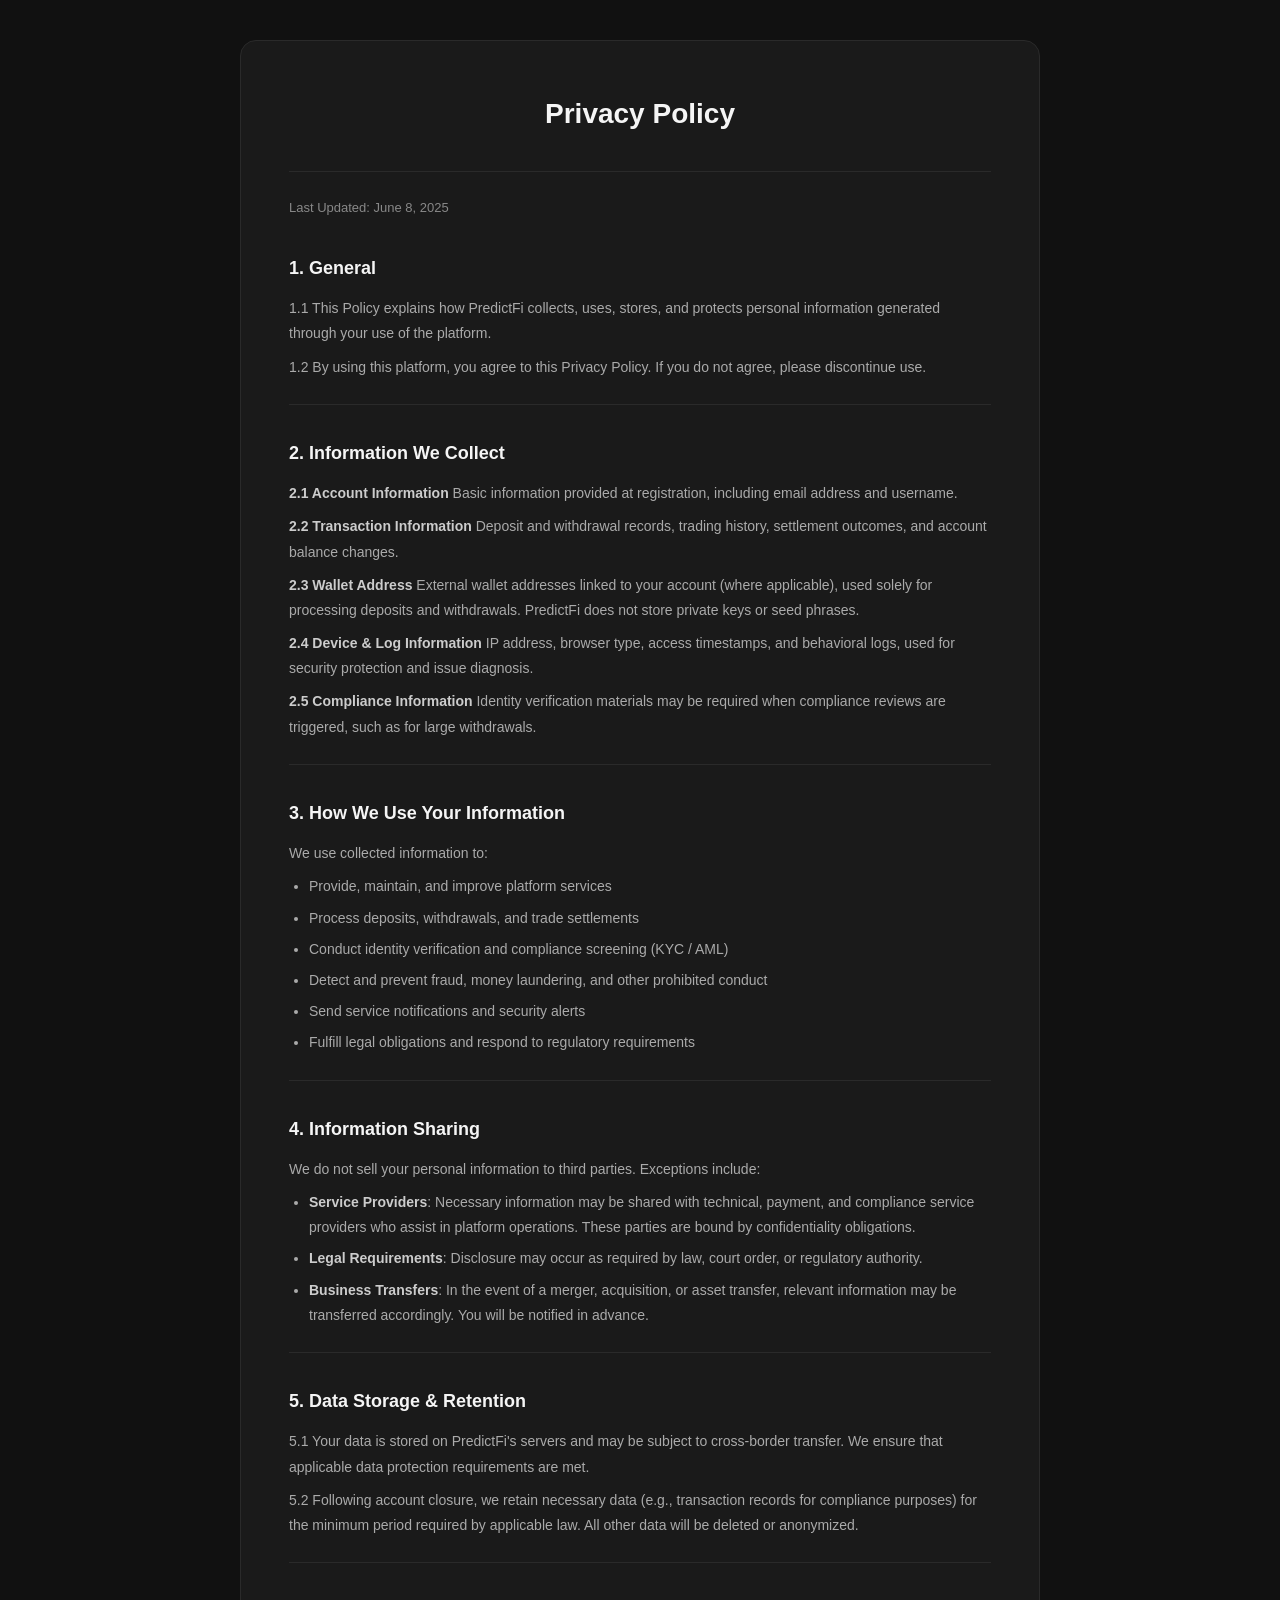
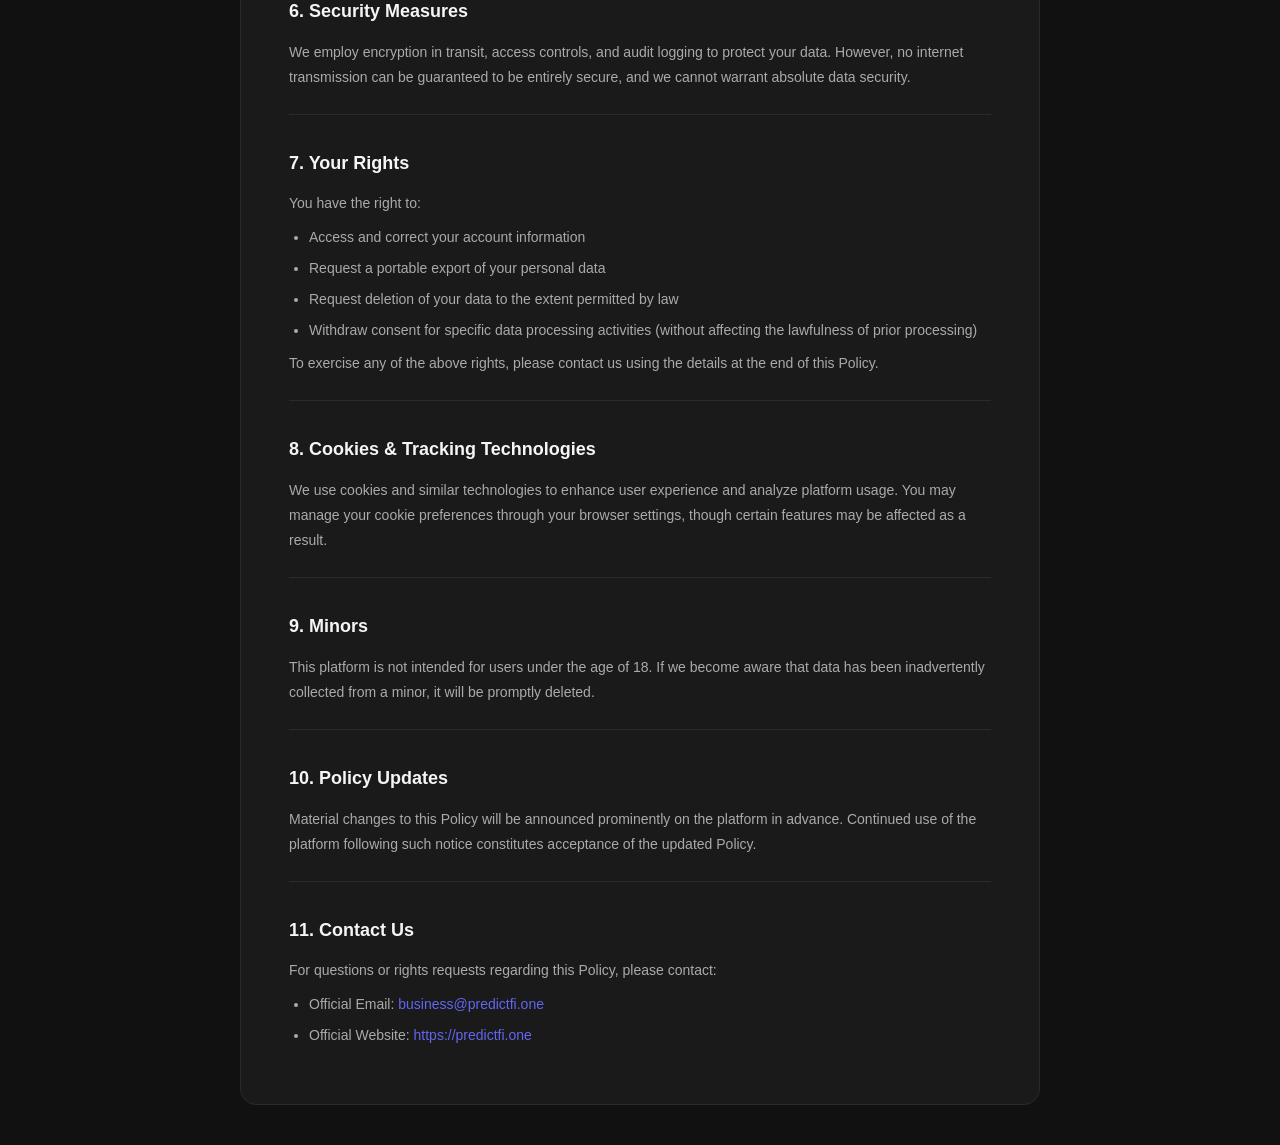
<file: privacy-policy.html>
<!DOCTYPE html>
<html lang="en">
<head>
  <meta charset="UTF-8" />
  <meta name="viewport" content="width=device-width, initial-scale=1.0" />
  <title>PredictFi Privacy Policy</title>
  <script>
    // Auto-redirect based on URL parameter or browser language
    (function() {
      const urlParams = new URLSearchParams(window.location.search);
      const langParam = urlParams.get('lang');

      // If lang parameter is provided, redirect to corresponding page
      if (langParam) {
        const langMap = {
          'en': 'privacy-policy.html',
          'ko': 'privacy-policy-ko.html',
          'es': 'privacy-policy-es.html',
          'pt': 'privacy-policy-pt.html'
        };
        if (langMap[langParam] && langMap[langParam] !== 'privacy-policy.html') {
          window.location.href = langMap[langParam];
        }
      }
    })();
  </script>
  <style>
    * { margin: 0; padding: 0; box-sizing: border-box; }
    body {
      background: #111;
      color: #e0e0e0;
      font-family: -apple-system, BlinkMacSystemFont, "Segoe UI", Roboto, "Helvetica Neue", Arial, sans-serif;
      line-height: 1.8;
      padding: 40px 20px;
    }
    .container {
      max-width: 800px;
      margin: 0 auto;
      background: #1a1a1a;
      border: 1px solid #2a2a2a;
      border-radius: 16px;
      padding: 48px;
    }
    h1 {
      font-size: 28px;
      color: #f5f5f5;
      margin-bottom: 32px;
      text-align: center;
    }
    h3 {
      font-size: 18px;
      color: #f5f5f5;
      margin-top: 32px;
      margin-bottom: 12px;
    }
    p, li {
      font-size: 14px;
      color: #aaa;
      margin-bottom: 8px;
    }
    strong { color: #ccc; }
    a { color: #6366f1; text-decoration: none; }
    a:hover { text-decoration: underline; }
    ul {
      padding-left: 20px;
      margin-bottom: 8px;
    }
    li { margin-bottom: 6px; }
    hr {
      border: none;
      border-top: 1px solid #2a2a2a;
      margin: 24px 0;
    }
    .lang-switcher {
      text-align: center;
      margin-bottom: 24px;
    }
    .lang-switcher a {
      margin: 0 8px;
      font-size: 14px;
    }
  </style>
</head>
<body>
  <div class="container">
    <h1>Privacy Policy</h1>
    <hr />

    <p style="color:#888; font-size:13px; margin-bottom:24px;">Last Updated: June 8, 2025</p>

    <h3>1. General</h3>
    <p>1.1 This Policy explains how PredictFi collects, uses, stores, and protects personal information generated through your use of the platform.</p>
    <p>1.2 By using this platform, you agree to this Privacy Policy. If you do not agree, please discontinue use.</p>

    <hr />

    <h3>2. Information We Collect</h3>
    <p><strong>2.1 Account Information</strong> Basic information provided at registration, including email address and username.</p>
    <p><strong>2.2 Transaction Information</strong> Deposit and withdrawal records, trading history, settlement outcomes, and account balance changes.</p>
    <p><strong>2.3 Wallet Address</strong> External wallet addresses linked to your account (where applicable), used solely for processing deposits and withdrawals. PredictFi does not store private keys or seed phrases.</p>
    <p><strong>2.4 Device &amp; Log Information</strong> IP address, browser type, access timestamps, and behavioral logs, used for security protection and issue diagnosis.</p>
    <p><strong>2.5 Compliance Information</strong> Identity verification materials may be required when compliance reviews are triggered, such as for large withdrawals.</p>

    <hr />

    <h3>3. How We Use Your Information</h3>
    <p>We use collected information to:</p>
    <ul>
      <li>Provide, maintain, and improve platform services</li>
      <li>Process deposits, withdrawals, and trade settlements</li>
      <li>Conduct identity verification and compliance screening (KYC / AML)</li>
      <li>Detect and prevent fraud, money laundering, and other prohibited conduct</li>
      <li>Send service notifications and security alerts</li>
      <li>Fulfill legal obligations and respond to regulatory requirements</li>
    </ul>

    <hr />

    <h3>4. Information Sharing</h3>
    <p>We do not sell your personal information to third parties. Exceptions include:</p>
    <ul>
      <li><strong>Service Providers</strong>: Necessary information may be shared with technical, payment, and compliance service providers who assist in platform operations. These parties are bound by confidentiality obligations.</li>
      <li><strong>Legal Requirements</strong>: Disclosure may occur as required by law, court order, or regulatory authority.</li>
      <li><strong>Business Transfers</strong>: In the event of a merger, acquisition, or asset transfer, relevant information may be transferred accordingly. You will be notified in advance.</li>
    </ul>

    <hr />

    <h3>5. Data Storage &amp; Retention</h3>
    <p>5.1 Your data is stored on PredictFi's servers and may be subject to cross-border transfer. We ensure that applicable data protection requirements are met.</p>
    <p>5.2 Following account closure, we retain necessary data (e.g., transaction records for compliance purposes) for the minimum period required by applicable law. All other data will be deleted or anonymized.</p>

    <hr />

    <h3>6. Security Measures</h3>
    <p>We employ encryption in transit, access controls, and audit logging to protect your data. However, no internet transmission can be guaranteed to be entirely secure, and we cannot warrant absolute data security.</p>

    <hr />

    <h3>7. Your Rights</h3>
    <p>You have the right to:</p>
    <ul>
      <li>Access and correct your account information</li>
      <li>Request a portable export of your personal data</li>
      <li>Request deletion of your data to the extent permitted by law</li>
      <li>Withdraw consent for specific data processing activities (without affecting the lawfulness of prior processing)</li>
    </ul>
    <p>To exercise any of the above rights, please contact us using the details at the end of this Policy.</p>

    <hr />

    <h3>8. Cookies &amp; Tracking Technologies</h3>
    <p>We use cookies and similar technologies to enhance user experience and analyze platform usage. You may manage your cookie preferences through your browser settings, though certain features may be affected as a result.</p>

    <hr />

    <h3>9. Minors</h3>
    <p>This platform is not intended for users under the age of 18. If we become aware that data has been inadvertently collected from a minor, it will be promptly deleted.</p>

    <hr />

    <h3>10. Policy Updates</h3>
    <p>Material changes to this Policy will be announced prominently on the platform in advance. Continued use of the platform following such notice constitutes acceptance of the updated Policy.</p>

    <hr />

    <h3>11. Contact Us</h3>
    <p>For questions or rights requests regarding this Policy, please contact:</p>
    <ul>
      <li>Official Email: <a href="mailto:business@predictfi.one">business@predictfi.one</a></li>
      <li>Official Website: <a href="https://predictfi.one" target="_blank" rel="noopener noreferrer">https://predictfi.one</a></li>
    </ul>
  </div>
</body>
</html>
</file>
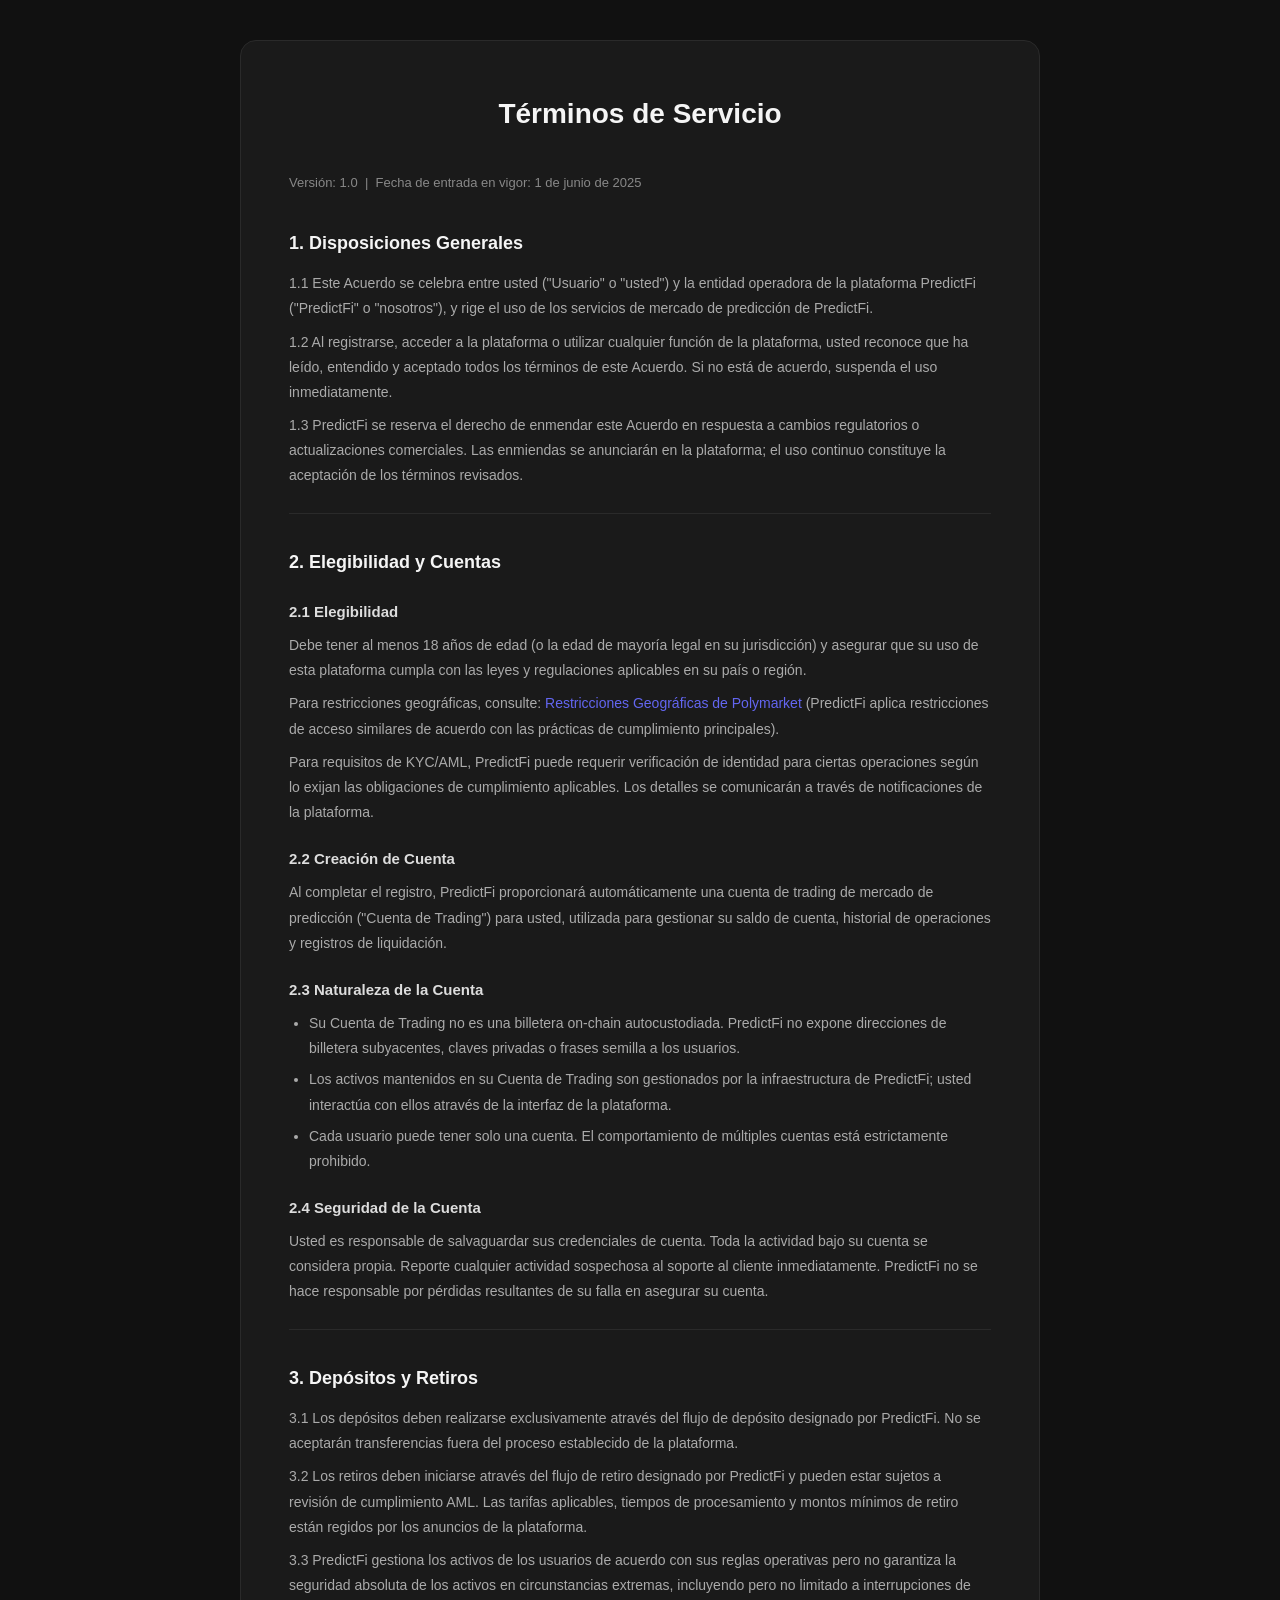
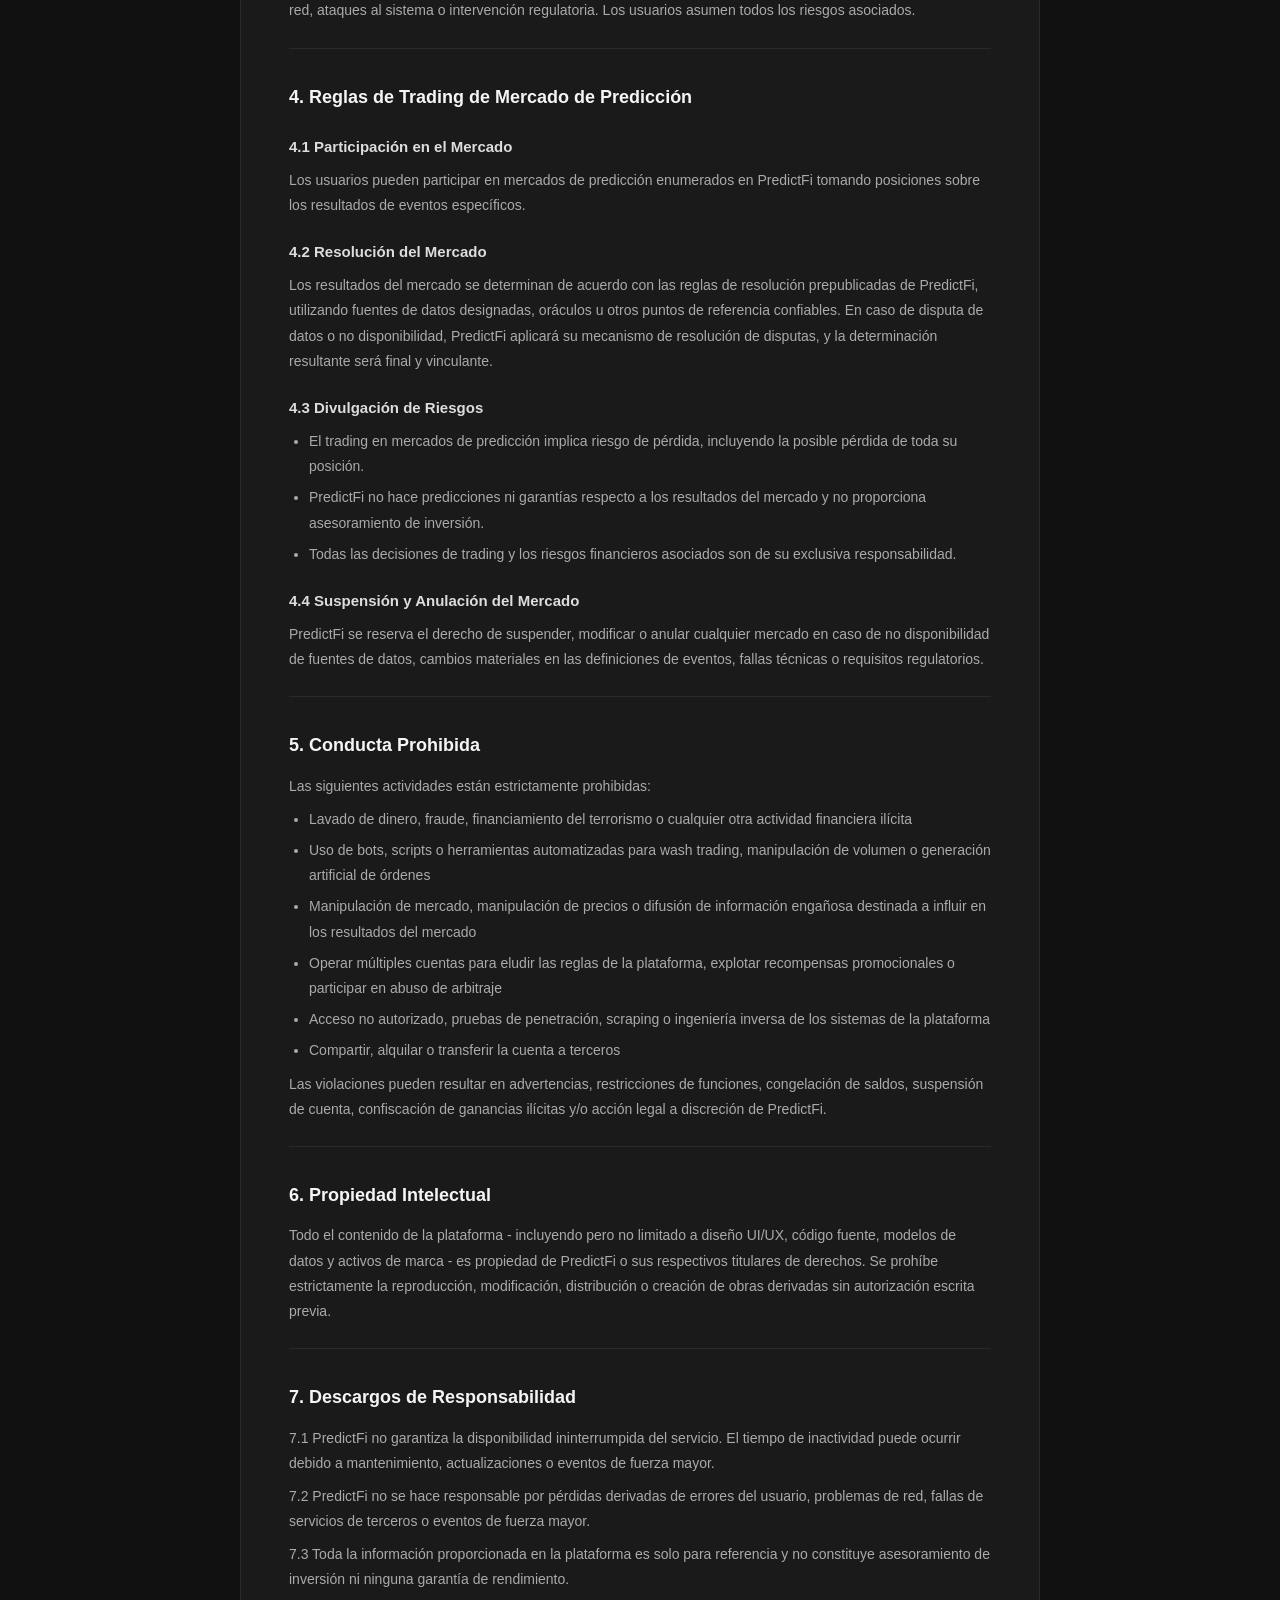
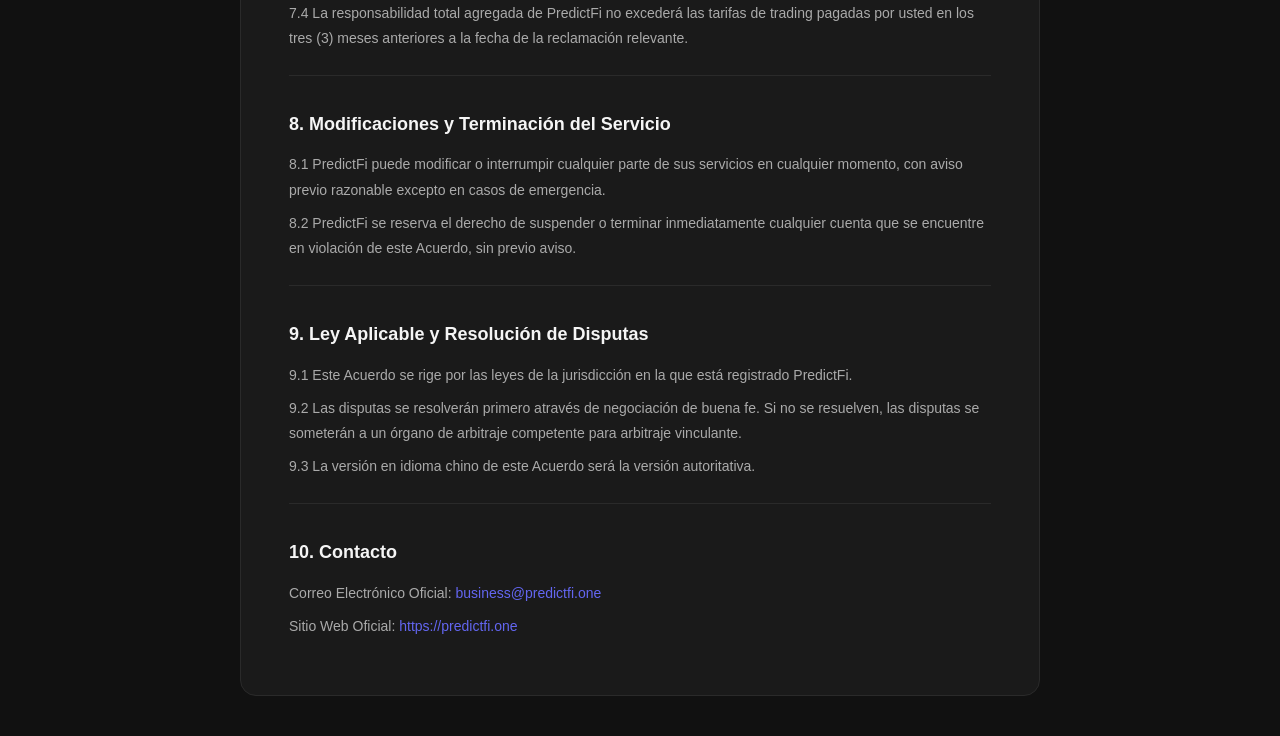
<file: terms-of-service-es.html>
<!DOCTYPE html>
<html lang="es">
<head>
  <meta charset="UTF-8" />
  <meta name="viewport" content="width=device-width, initial-scale=1.0" />
  <title>PredictFi Términos de Servicio</title>
  <style>
    * { margin: 0; padding: 0; box-sizing: border-box; }
    body {
      background: #111;
      color: #e0e0e0;
      font-family: -apple-system, BlinkMacSystemFont, "Segoe UI", Roboto, "Helvetica Neue", Arial, sans-serif;
      line-height: 1.8;
      padding: 40px 20px;
    }
    .container {
      max-width: 800px;
      margin: 0 auto;
      background: #1a1a1a;
      border: 1px solid #2a2a2a;
      border-radius: 16px;
      padding: 48px;
    }
    h1 {
      font-size: 28px;
      color: #f5f5f5;
      margin-bottom: 32px;
      text-align: center;
    }
    h3 {
      font-size: 18px;
      color: #f5f5f5;
      margin-top: 32px;
      margin-bottom: 12px;
    }
    h4 {
      font-size: 15px;
      color: #ddd;
      margin-top: 20px;
      margin-bottom: 8px;
    }
    p, li {
      font-size: 14px;
      color: #aaa;
      margin-bottom: 8px;
    }
    strong { color: #ccc; }
    a { color: #6366f1; text-decoration: none; }
    a:hover { text-decoration: underline; }
    ul {
      padding-left: 20px;
      margin-bottom: 8px;
    }
    li { margin-bottom: 6px; }
    hr {
      border: none;
      border-top: 1px solid #2a2a2a;
      margin: 24px 0;
    }
    .meta {
      color: #888;
      font-size: 13px;
      margin-bottom: 24px;
    }
  </style>
</head>
<body>
  <div class="container">
    <h1>Términos de Servicio</h1>
    <p class="meta">Versión: 1.0 &nbsp;|&nbsp; Fecha de entrada en vigor: 1 de junio de 2025</p>

    <h3>1. Disposiciones Generales</h3>
    <p>1.1 Este Acuerdo se celebra entre usted ("Usuario" o "usted") y la entidad operadora de la plataforma PredictFi ("PredictFi" o "nosotros"), y rige el uso de los servicios de mercado de predicción de PredictFi.</p>
    <p>1.2 Al registrarse, acceder a la plataforma o utilizar cualquier función de la plataforma, usted reconoce que ha leído, entendido y aceptado todos los términos de este Acuerdo. Si no está de acuerdo, suspenda el uso inmediatamente.</p>
    <p>1.3 PredictFi se reserva el derecho de enmendar este Acuerdo en respuesta a cambios regulatorios o actualizaciones comerciales. Las enmiendas se anunciarán en la plataforma; el uso continuo constituye la aceptación de los términos revisados.</p>

    <hr />

    <h3>2. Elegibilidad y Cuentas</h3>

    <h4>2.1 Elegibilidad</h4>
    <p>Debe tener al menos 18 años de edad (o la edad de mayoría legal en su jurisdicción) y asegurar que su uso de esta plataforma cumpla con las leyes y regulaciones aplicables en su país o región.</p>
    <p>Para restricciones geográficas, consulte: <a href="https://help.polymarket.com/en/articles/13364163-geographic-restrictions" target="_blank" rel="noopener noreferrer">Restricciones Geográficas de Polymarket</a> (PredictFi aplica restricciones de acceso similares de acuerdo con las prácticas de cumplimiento principales).</p>
    <p>Para requisitos de KYC/AML, PredictFi puede requerir verificación de identidad para ciertas operaciones según lo exijan las obligaciones de cumplimiento aplicables. Los detalles se comunicarán a través de notificaciones de la plataforma.</p>

    <h4>2.2 Creación de Cuenta</h4>
    <p>Al completar el registro, PredictFi proporcionará automáticamente una cuenta de trading de mercado de predicción ("Cuenta de Trading") para usted, utilizada para gestionar su saldo de cuenta, historial de operaciones y registros de liquidación.</p>

    <h4>2.3 Naturaleza de la Cuenta</h4>
    <ul>
      <li>Su Cuenta de Trading no es una billetera on-chain autocustodiada. PredictFi no expone direcciones de billetera subyacentes, claves privadas o frases semilla a los usuarios.</li>
      <li>Los activos mantenidos en su Cuenta de Trading son gestionados por la infraestructura de PredictFi; usted interactúa con ellos através de la interfaz de la plataforma.</li>
      <li>Cada usuario puede tener solo una cuenta. El comportamiento de múltiples cuentas está estrictamente prohibido.</li>
    </ul>

    <h4>2.4 Seguridad de la Cuenta</h4>
    <p>Usted es responsable de salvaguardar sus credenciales de cuenta. Toda la actividad bajo su cuenta se considera propia. Reporte cualquier actividad sospechosa al soporte al cliente inmediatamente. PredictFi no se hace responsable por pérdidas resultantes de su falla en asegurar su cuenta.</p>

    <hr />

    <h3>3. Depósitos y Retiros</h3>
    <p>3.1 Los depósitos deben realizarse exclusivamente através del flujo de depósito designado por PredictFi. No se aceptarán transferencias fuera del proceso establecido de la plataforma.</p>
    <p>3.2 Los retiros deben iniciarse através del flujo de retiro designado por PredictFi y pueden estar sujetos a revisión de cumplimiento AML. Las tarifas aplicables, tiempos de procesamiento y montos mínimos de retiro están regidos por los anuncios de la plataforma.</p>
    <p>3.3 PredictFi gestiona los activos de los usuarios de acuerdo con sus reglas operativas pero no garantiza la seguridad absoluta de los activos en circunstancias extremas, incluyendo pero no limitado a interrupciones de red, ataques al sistema o intervención regulatoria. Los usuarios asumen todos los riesgos asociados.</p>

    <hr />

    <h3>4. Reglas de Trading de Mercado de Predicción</h3>

    <h4>4.1 Participación en el Mercado</h4>
    <p>Los usuarios pueden participar en mercados de predicción enumerados en PredictFi tomando posiciones sobre los resultados de eventos específicos.</p>

    <h4>4.2 Resolución del Mercado</h4>
    <p>Los resultados del mercado se determinan de acuerdo con las reglas de resolución prepublicadas de PredictFi, utilizando fuentes de datos designadas, oráculos u otros puntos de referencia confiables. En caso de disputa de datos o no disponibilidad, PredictFi aplicará su mecanismo de resolución de disputas, y la determinación resultante será final y vinculante.</p>

    <h4>4.3 Divulgación de Riesgos</h4>
    <ul>
      <li>El trading en mercados de predicción implica riesgo de pérdida, incluyendo la posible pérdida de toda su posición.</li>
      <li>PredictFi no hace predicciones ni garantías respecto a los resultados del mercado y no proporciona asesoramiento de inversión.</li>
      <li>Todas las decisiones de trading y los riesgos financieros asociados son de su exclusiva responsabilidad.</li>
    </ul>

    <h4>4.4 Suspensión y Anulación del Mercado</h4>
    <p>PredictFi se reserva el derecho de suspender, modificar o anular cualquier mercado en caso de no disponibilidad de fuentes de datos, cambios materiales en las definiciones de eventos, fallas técnicas o requisitos regulatorios.</p>

    <hr />

    <h3>5. Conducta Prohibida</h3>
    <p>Las siguientes actividades están estrictamente prohibidas:</p>
    <ul>
      <li>Lavado de dinero, fraude, financiamiento del terrorismo o cualquier otra actividad financiera ilícita</li>
      <li>Uso de bots, scripts o herramientas automatizadas para wash trading, manipulación de volumen o generación artificial de órdenes</li>
      <li>Manipulación de mercado, manipulación de precios o difusión de información engañosa destinada a influir en los resultados del mercado</li>
      <li>Operar múltiples cuentas para eludir las reglas de la plataforma, explotar recompensas promocionales o participar en abuso de arbitraje</li>
      <li>Acceso no autorizado, pruebas de penetración, scraping o ingeniería inversa de los sistemas de la plataforma</li>
      <li>Compartir, alquilar o transferir la cuenta a terceros</li>
    </ul>
    <p>Las violaciones pueden resultar en advertencias, restricciones de funciones, congelación de saldos, suspensión de cuenta, confiscación de ganancias ilícitas y/o acción legal a discreción de PredictFi.</p>

    <hr />

    <h3>6. Propiedad Intelectual</h3>
    <p>Todo el contenido de la plataforma - incluyendo pero no limitado a diseño UI/UX, código fuente, modelos de datos y activos de marca - es propiedad de PredictFi o sus respectivos titulares de derechos. Se prohíbe estrictamente la reproducción, modificación, distribución o creación de obras derivadas sin autorización escrita previa.</p>

    <hr />

    <h3>7. Descargos de Responsabilidad</h3>
    <p>7.1 PredictFi no garantiza la disponibilidad ininterrumpida del servicio. El tiempo de inactividad puede ocurrir debido a mantenimiento, actualizaciones o eventos de fuerza mayor.</p>
    <p>7.2 PredictFi no se hace responsable por pérdidas derivadas de errores del usuario, problemas de red, fallas de servicios de terceros o eventos de fuerza mayor.</p>
    <p>7.3 Toda la información proporcionada en la plataforma es solo para referencia y no constituye asesoramiento de inversión ni ninguna garantía de rendimiento.</p>
    <p>7.4 La responsabilidad total agregada de PredictFi no excederá las tarifas de trading pagadas por usted en los tres (3) meses anteriores a la fecha de la reclamación relevante.</p>

    <hr />

    <h3>8. Modificaciones y Terminación del Servicio</h3>
    <p>8.1 PredictFi puede modificar o interrumpir cualquier parte de sus servicios en cualquier momento, con aviso previo razonable excepto en casos de emergencia.</p>
    <p>8.2 PredictFi se reserva el derecho de suspender o terminar inmediatamente cualquier cuenta que se encuentre en violación de este Acuerdo, sin previo aviso.</p>

    <hr />

    <h3>9. Ley Aplicable y Resolución de Disputas</h3>
    <p>9.1 Este Acuerdo se rige por las leyes de la jurisdicción en la que está registrado PredictFi.</p>
    <p>9.2 Las disputas se resolverán primero através de negociación de buena fe. Si no se resuelven, las disputas se someterán a un órgano de arbitraje competente para arbitraje vinculante.</p>
    <p>9.3 La versión en idioma chino de este Acuerdo será la versión autoritativa.</p>

    <hr />

    <h3>10. Contacto</h3>
    <p>Correo Electrónico Oficial: <a href="mailto:business@predictfi.one">business@predictfi.one</a></p>
    <p>Sitio Web Oficial: <a href="https://predictfi.one" target="_blank" rel="noopener noreferrer">https://predictfi.one</a></p>
  </div>
</body>
</html>
</file>
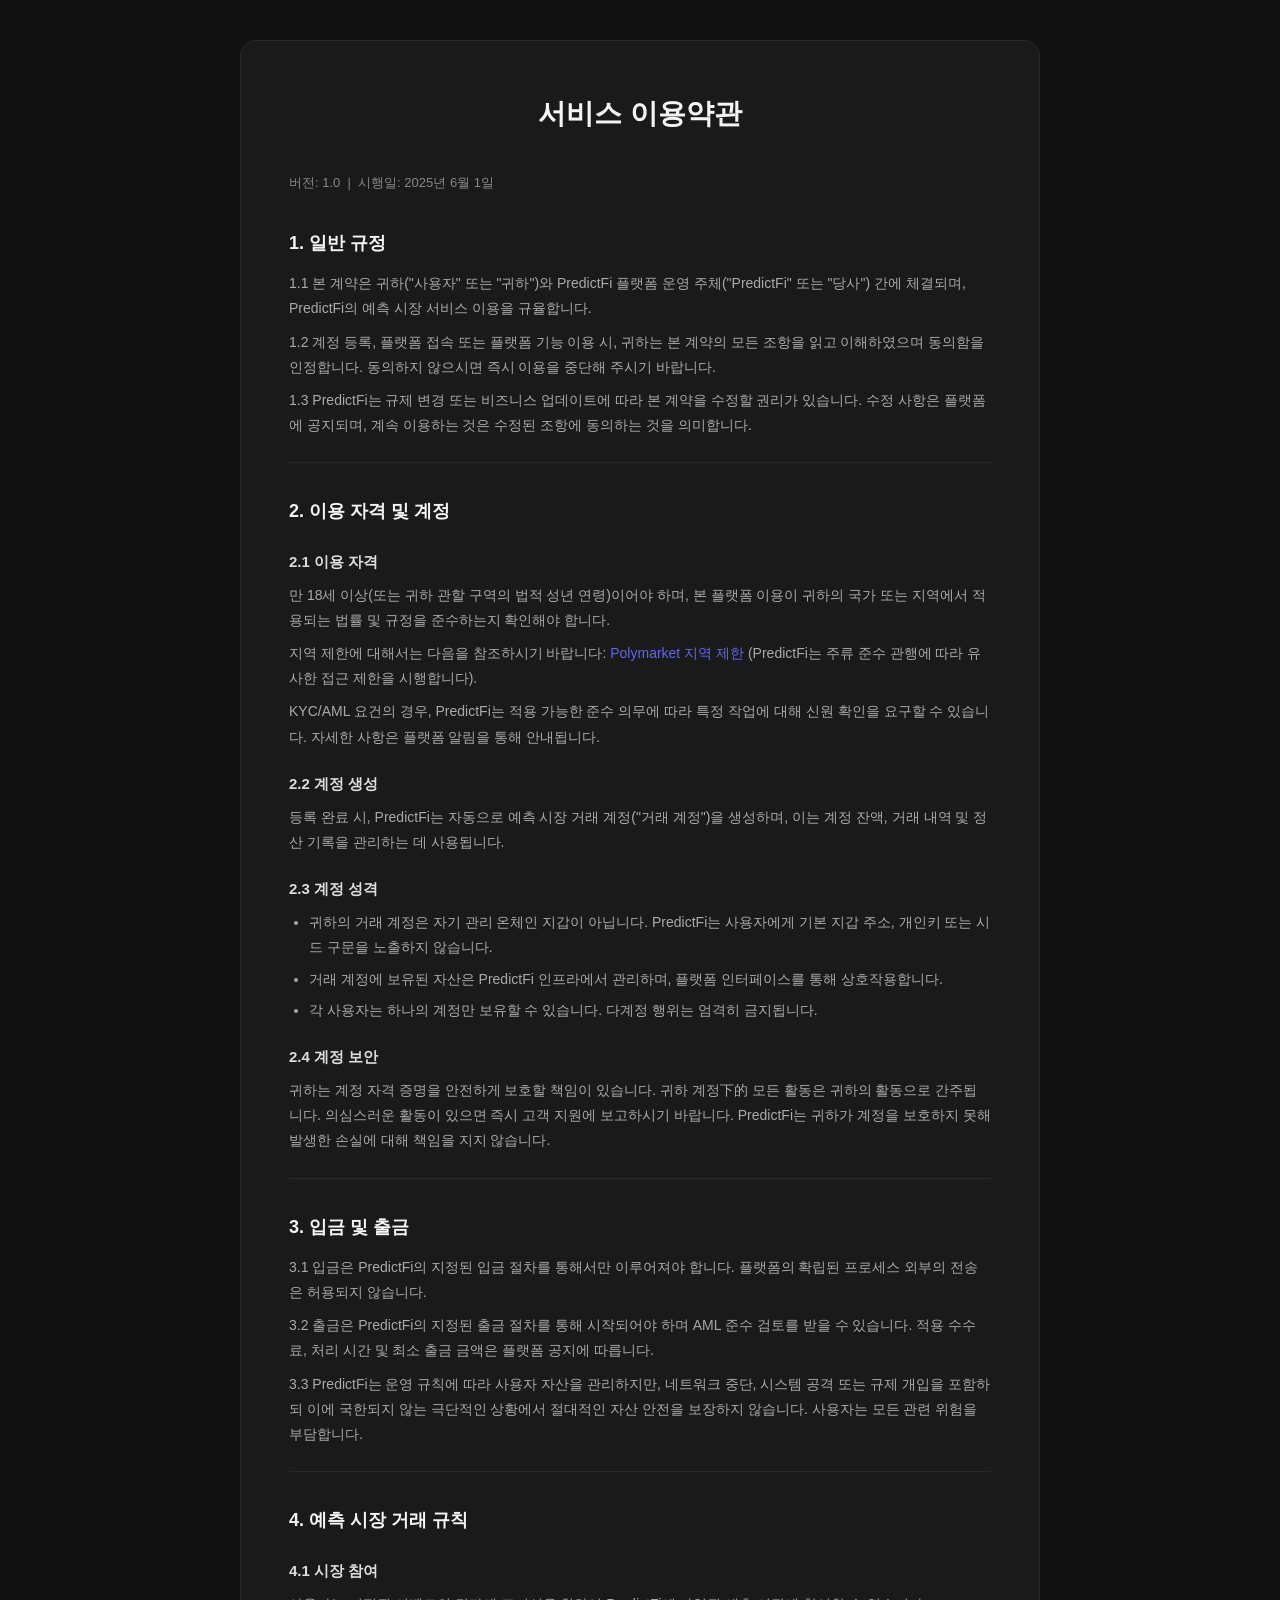
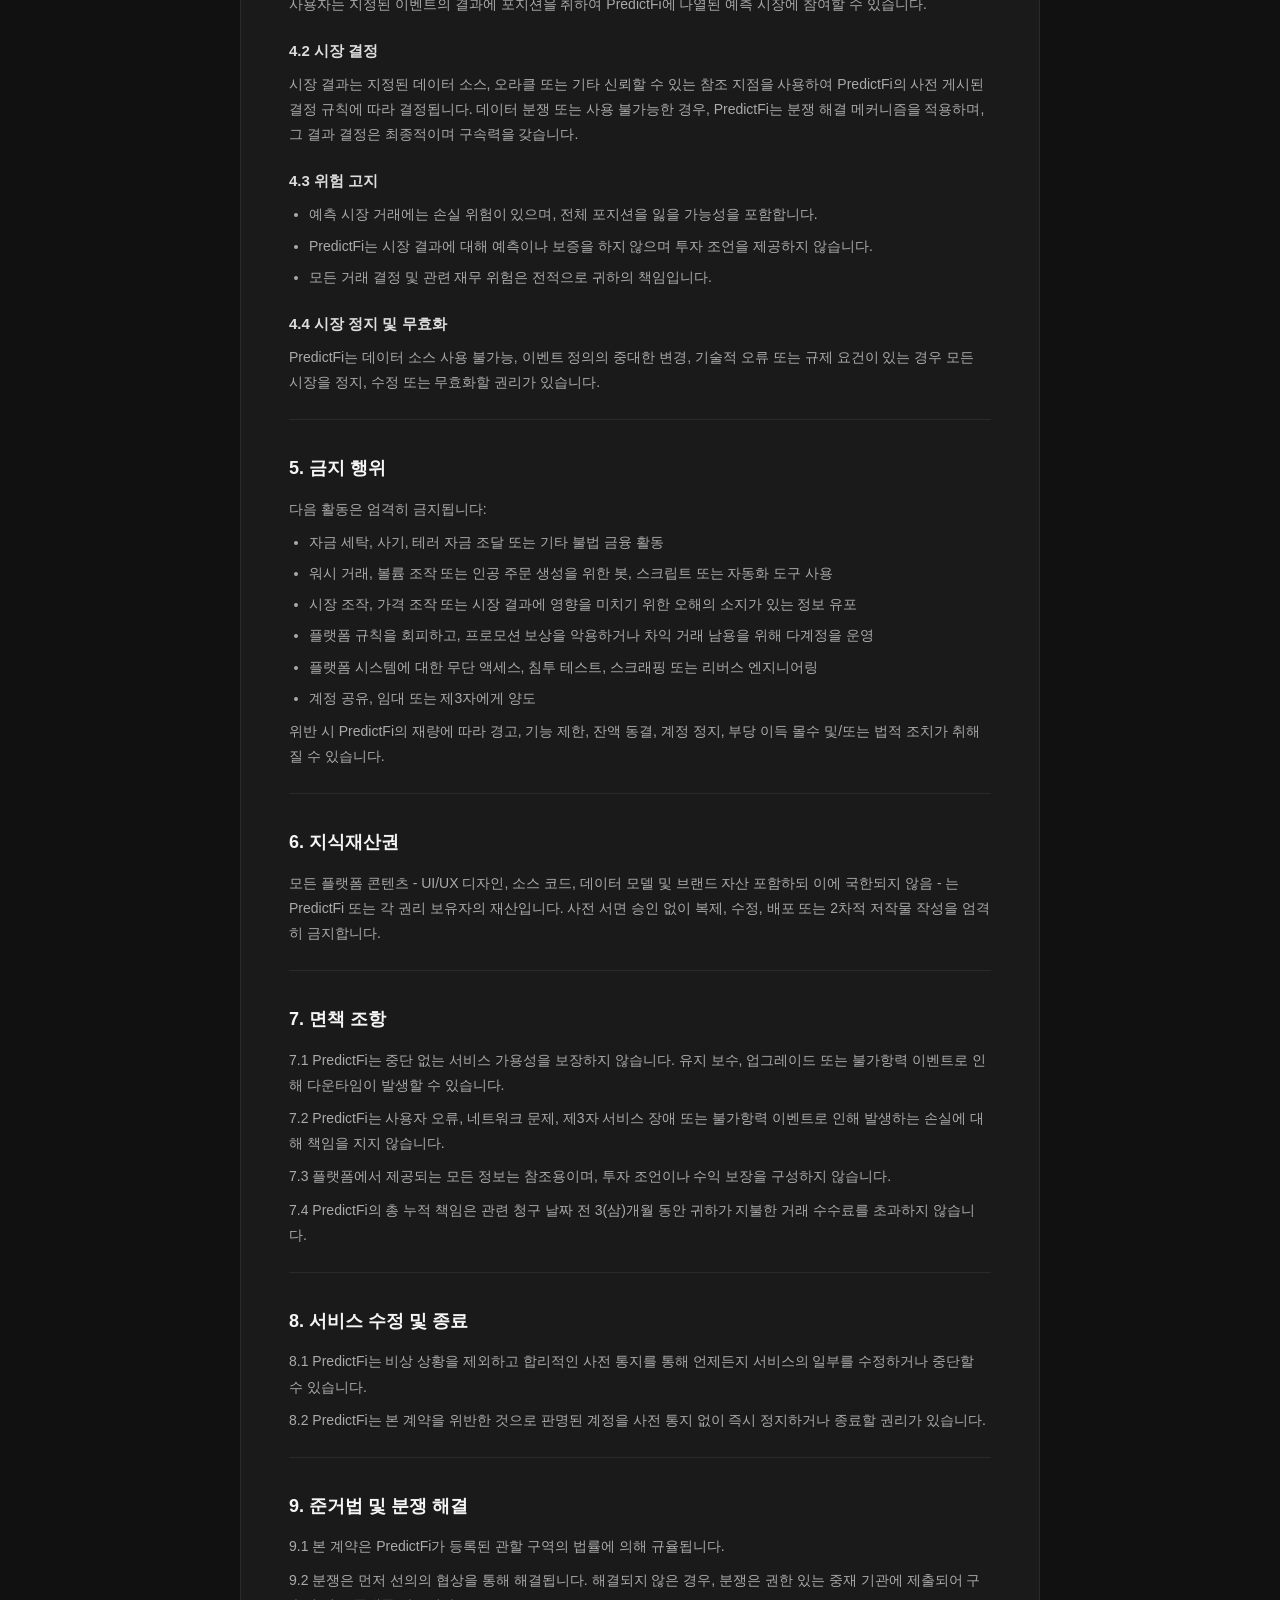
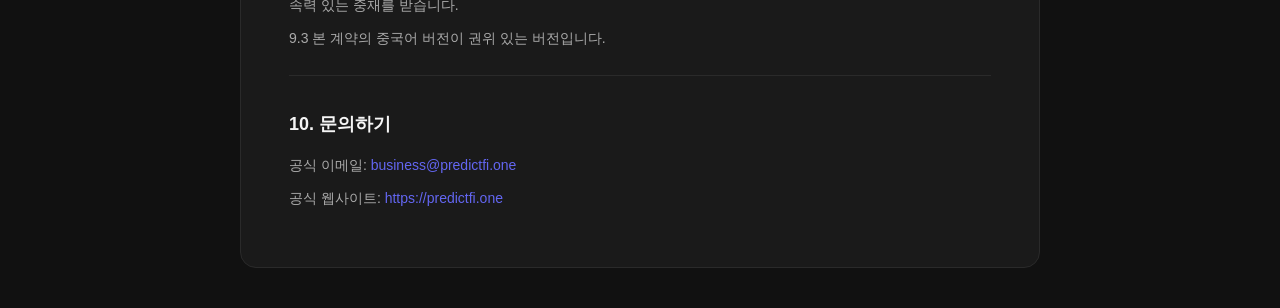
<file: terms-of-service-ko.html>
<!DOCTYPE html>
<html lang="ko">
<head>
  <meta charset="UTF-8" />
  <meta name="viewport" content="width=device-width, initial-scale=1.0" />
  <title>PredictFi 서비스 이용약관</title>
  <style>
    * { margin: 0; padding: 0; box-sizing: border-box; }
    body {
      background: #111;
      color: #e0e0e0;
      font-family: -apple-system, BlinkMacSystemFont, "Segoe UI", Roboto, "Helvetica Neue", Arial, sans-serif;
      line-height: 1.8;
      padding: 40px 20px;
    }
    .container {
      max-width: 800px;
      margin: 0 auto;
      background: #1a1a1a;
      border: 1px solid #2a2a2a;
      border-radius: 16px;
      padding: 48px;
    }
    h1 {
      font-size: 28px;
      color: #f5f5f5;
      margin-bottom: 32px;
      text-align: center;
    }
    h3 {
      font-size: 18px;
      color: #f5f5f5;
      margin-top: 32px;
      margin-bottom: 12px;
    }
    h4 {
      font-size: 15px;
      color: #ddd;
      margin-top: 20px;
      margin-bottom: 8px;
    }
    p, li {
      font-size: 14px;
      color: #aaa;
      margin-bottom: 8px;
    }
    strong { color: #ccc; }
    a { color: #6366f1; text-decoration: none; }
    a:hover { text-decoration: underline; }
    ul {
      padding-left: 20px;
      margin-bottom: 8px;
    }
    li { margin-bottom: 6px; }
    hr {
      border: none;
      border-top: 1px solid #2a2a2a;
      margin: 24px 0;
    }
    .meta {
      color: #888;
      font-size: 13px;
      margin-bottom: 24px;
    }
  </style>
</head>
<body>
  <div class="container">
    <h1>서비스 이용약관</h1>
    <p class="meta">버전: 1.0 &nbsp;|&nbsp; 시행일: 2025년 6월 1일</p>

    <h3>1. 일반 규정</h3>
    <p>1.1 본 계약은 귀하("사용자" 또는 "귀하")와 PredictFi 플랫폼 운영 주체("PredictFi" 또는 "당사") 간에 체결되며, PredictFi의 예측 시장 서비스 이용을 규율합니다.</p>
    <p>1.2 계정 등록, 플랫폼 접속 또는 플랫폼 기능 이용 시, 귀하는 본 계약의 모든 조항을 읽고 이해하였으며 동의함을 인정합니다. 동의하지 않으시면 즉시 이용을 중단해 주시기 바랍니다.</p>
    <p>1.3 PredictFi는 규제 변경 또는 비즈니스 업데이트에 따라 본 계약을 수정할 권리가 있습니다. 수정 사항은 플랫폼에 공지되며, 계속 이용하는 것은 수정된 조항에 동의하는 것을 의미합니다.</p>

    <hr />

    <h3>2. 이용 자격 및 계정</h3>

    <h4>2.1 이용 자격</h4>
    <p>만 18세 이상(또는 귀하 관할 구역의 법적 성년 연령)이어야 하며, 본 플랫폼 이용이 귀하의 국가 또는 지역에서 적용되는 법률 및 규정을 준수하는지 확인해야 합니다.</p>
    <p>지역 제한에 대해서는 다음을 참조하시기 바랍니다: <a href="https://help.polymarket.com/en/articles/13364163-geographic-restrictions" target="_blank" rel="noopener noreferrer">Polymarket 지역 제한</a> (PredictFi는 주류 준수 관행에 따라 유사한 접근 제한을 시행합니다).</p>
    <p>KYC/AML 요건의 경우, PredictFi는 적용 가능한 준수 의무에 따라 특정 작업에 대해 신원 확인을 요구할 수 있습니다. 자세한 사항은 플랫폼 알림을 통해 안내됩니다.</p>

    <h4>2.2 계정 생성</h4>
    <p>등록 완료 시, PredictFi는 자동으로 예측 시장 거래 계정("거래 계정")을 생성하며, 이는 계정 잔액, 거래 내역 및 정산 기록을 관리하는 데 사용됩니다.</p>

    <h4>2.3 계정 성격</h4>
    <ul>
      <li>귀하의 거래 계정은 자기 관리 온체인 지갑이 아닙니다. PredictFi는 사용자에게 기본 지갑 주소, 개인키 또는 시드 구문을 노출하지 않습니다.</li>
      <li>거래 계정에 보유된 자산은 PredictFi 인프라에서 관리하며, 플랫폼 인터페이스를 통해 상호작용합니다.</li>
      <li>각 사용자는 하나의 계정만 보유할 수 있습니다. 다계정 행위는 엄격히 금지됩니다.</li>
    </ul>

    <h4>2.4 계정 보안</h4>
    <p>귀하는 계정 자격 증명을 안전하게 보호할 책임이 있습니다. 귀하 계정下的 모든 활동은 귀하의 활동으로 간주됩니다. 의심스러운 활동이 있으면 즉시 고객 지원에 보고하시기 바랍니다. PredictFi는 귀하가 계정을 보호하지 못해 발생한 손실에 대해 책임을 지지 않습니다.</p>

    <hr />

    <h3>3. 입금 및 출금</h3>
    <p>3.1 입금은 PredictFi의 지정된 입금 절차를 통해서만 이루어져야 합니다. 플랫폼의 확립된 프로세스 외부의 전송은 허용되지 않습니다.</p>
    <p>3.2 출금은 PredictFi의 지정된 출금 절차를 통해 시작되어야 하며 AML 준수 검토를 받을 수 있습니다. 적용 수수료, 처리 시간 및 최소 출금 금액은 플랫폼 공지에 따릅니다.</p>
    <p>3.3 PredictFi는 운영 규칙에 따라 사용자 자산을 관리하지만, 네트워크 중단, 시스템 공격 또는 규제 개입을 포함하되 이에 국한되지 않는 극단적인 상황에서 절대적인 자산 안전을 보장하지 않습니다. 사용자는 모든 관련 위험을 부담합니다.</p>

    <hr />

    <h3>4. 예측 시장 거래 규칙</h3>

    <h4>4.1 시장 참여</h4>
    <p>사용자는 지정된 이벤트의 결과에 포지션을 취하여 PredictFi에 나열된 예측 시장에 참여할 수 있습니다.</p>

    <h4>4.2 시장 결정</h4>
    <p>시장 결과는 지정된 데이터 소스, 오라클 또는 기타 신뢰할 수 있는 참조 지점을 사용하여 PredictFi의 사전 게시된 결정 규칙에 따라 결정됩니다. 데이터 분쟁 또는 사용 불가능한 경우, PredictFi는 분쟁 해결 메커니즘을 적용하며, 그 결과 결정은 최종적이며 구속력을 갖습니다.</p>

    <h4>4.3 위험 고지</h4>
    <ul>
      <li>예측 시장 거래에는 손실 위험이 있으며, 전체 포지션을 잃을 가능성을 포함합니다.</li>
      <li>PredictFi는 시장 결과에 대해 예측이나 보증을 하지 않으며 투자 조언을 제공하지 않습니다.</li>
      <li>모든 거래 결정 및 관련 재무 위험은 전적으로 귀하의 책임입니다.</li>
    </ul>

    <h4>4.4 시장 정지 및 무효화</h4>
    <p>PredictFi는 데이터 소스 사용 불가능, 이벤트 정의의 중대한 변경, 기술적 오류 또는 규제 요건이 있는 경우 모든 시장을 정지, 수정 또는 무효화할 권리가 있습니다.</p>

    <hr />

    <h3>5. 금지 행위</h3>
    <p>다음 활동은 엄격히 금지됩니다:</p>
    <ul>
      <li>자금 세탁, 사기, 테러 자금 조달 또는 기타 불법 금융 활동</li>
      <li>워시 거래, 볼륨 조작 또는 인공 주문 생성을 위한 봇, 스크립트 또는 자동화 도구 사용</li>
      <li>시장 조작, 가격 조작 또는 시장 결과에 영향을 미치기 위한 오해의 소지가 있는 정보 유포</li>
      <li>플랫폼 규칙을 회피하고, 프로모션 보상을 악용하거나 차익 거래 남용을 위해 다계정을 운영</li>
      <li>플랫폼 시스템에 대한 무단 액세스, 침투 테스트, 스크래핑 또는 리버스 엔지니어링</li>
      <li>계정 공유, 임대 또는 제3자에게 양도</li>
    </ul>
    <p>위반 시 PredictFi의 재량에 따라 경고, 기능 제한, 잔액 동결, 계정 정지, 부당 이득 몰수 및/또는 법적 조치가 취해질 수 있습니다.</p>

    <hr />

    <h3>6. 지식재산권</h3>
    <p>모든 플랫폼 콘텐츠 - UI/UX 디자인, 소스 코드, 데이터 모델 및 브랜드 자산 포함하되 이에 국한되지 않음 - 는 PredictFi 또는 각 권리 보유자의 재산입니다. 사전 서면 승인 없이 복제, 수정, 배포 또는 2차적 저작물 작성을 엄격히 금지합니다.</p>

    <hr />

    <h3>7. 면책 조항</h3>
    <p>7.1 PredictFi는 중단 없는 서비스 가용성을 보장하지 않습니다. 유지 보수, 업그레이드 또는 불가항력 이벤트로 인해 다운타임이 발생할 수 있습니다.</p>
    <p>7.2 PredictFi는 사용자 오류, 네트워크 문제, 제3자 서비스 장애 또는 불가항력 이벤트로 인해 발생하는 손실에 대해 책임을 지지 않습니다.</p>
    <p>7.3 플랫폼에서 제공되는 모든 정보는 참조용이며, 투자 조언이나 수익 보장을 구성하지 않습니다.</p>
    <p>7.4 PredictFi의 총 누적 책임은 관련 청구 날짜 전 3(삼)개월 동안 귀하가 지불한 거래 수수료를 초과하지 않습니다.</p>

    <hr />

    <h3>8. 서비스 수정 및 종료</h3>
    <p>8.1 PredictFi는 비상 상황을 제외하고 합리적인 사전 통지를 통해 언제든지 서비스의 일부를 수정하거나 중단할 수 있습니다.</p>
    <p>8.2 PredictFi는 본 계약을 위반한 것으로 판명된 계정을 사전 통지 없이 즉시 정지하거나 종료할 권리가 있습니다.</p>

    <hr />

    <h3>9. 준거법 및 분쟁 해결</h3>
    <p>9.1 본 계약은 PredictFi가 등록된 관할 구역의 법률에 의해 규율됩니다.</p>
    <p>9.2 분쟁은 먼저 선의의 협상을 통해 해결됩니다. 해결되지 않은 경우, 분쟁은 권한 있는 중재 기관에 제출되어 구속력 있는 중재를 받습니다.</p>
    <p>9.3 본 계약의 중국어 버전이 권위 있는 버전입니다.</p>

    <hr />

    <h3>10. 문의하기</h3>
    <p>공식 이메일: <a href="mailto:business@predictfi.one">business@predictfi.one</a></p>
    <p>공식 웹사이트: <a href="https://predictfi.one" target="_blank" rel="noopener noreferrer">https://predictfi.one</a></p>
  </div>
</body>
</html>
</file>
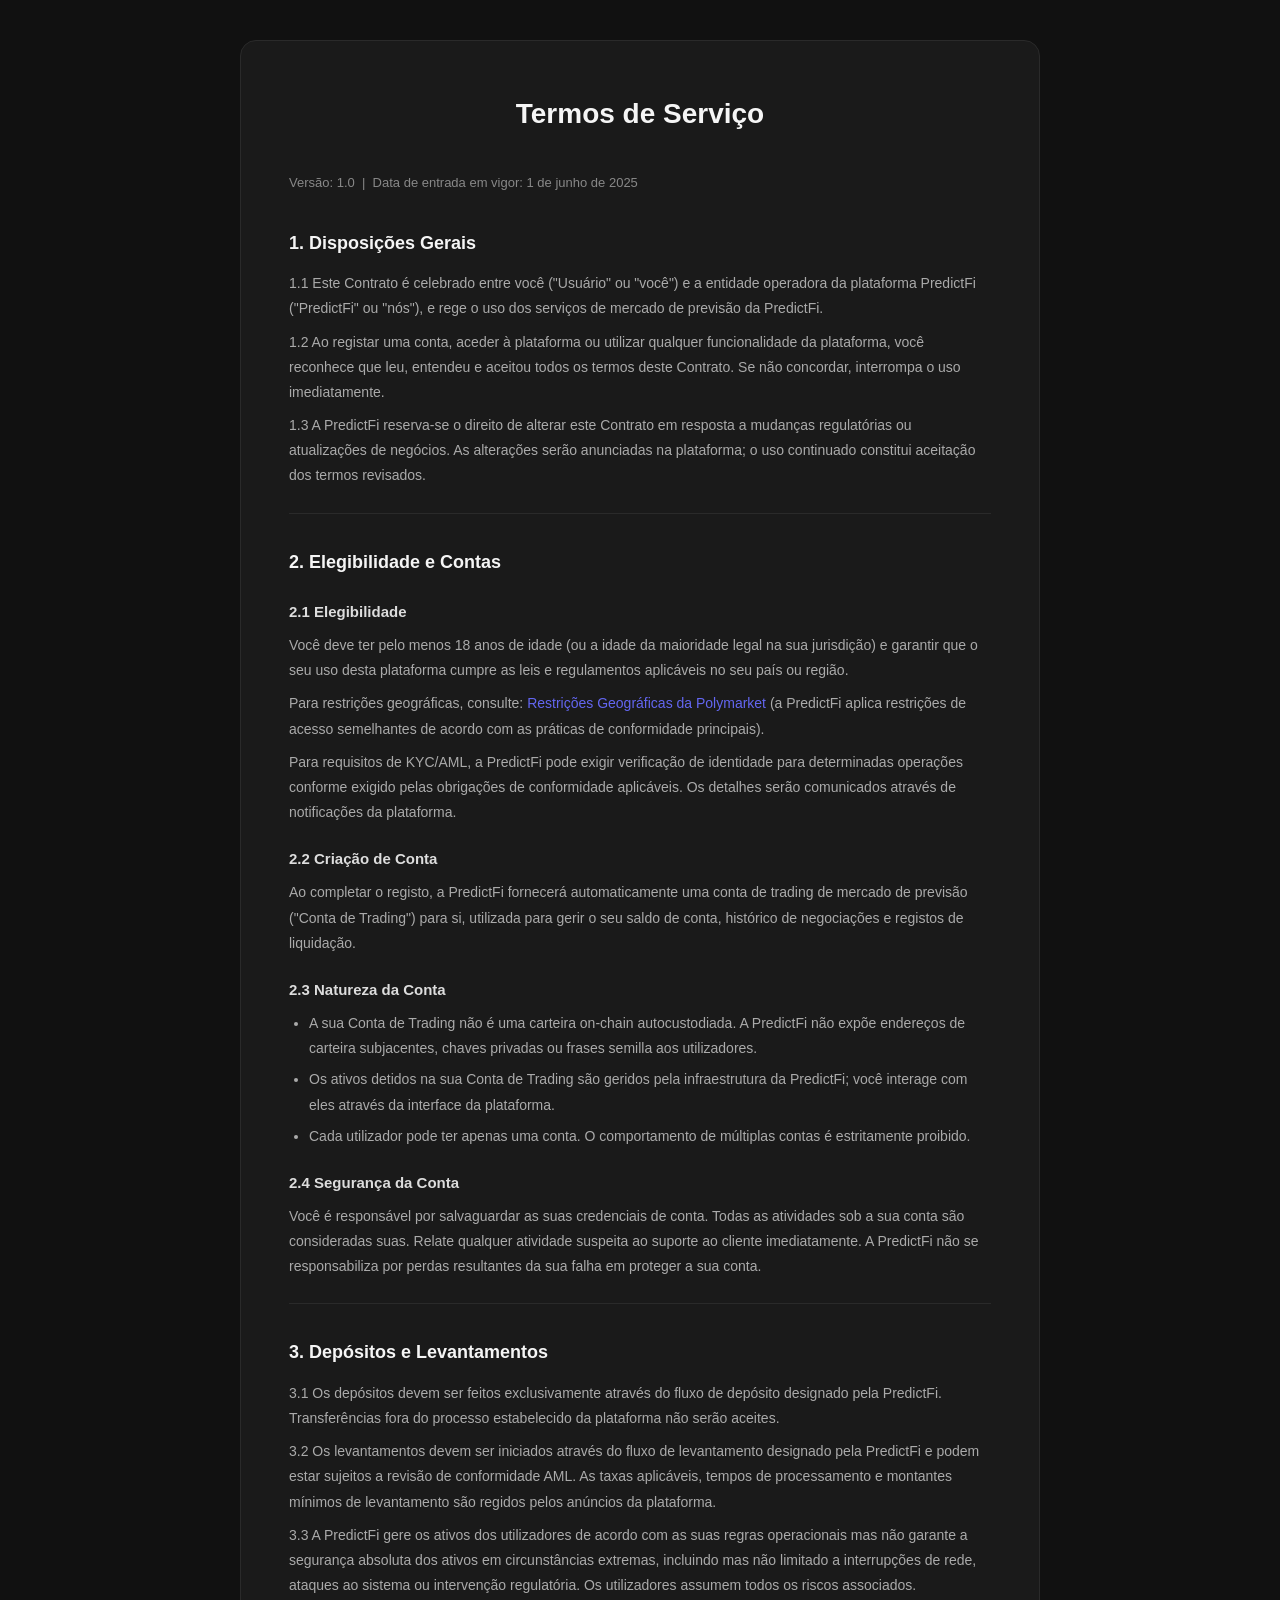
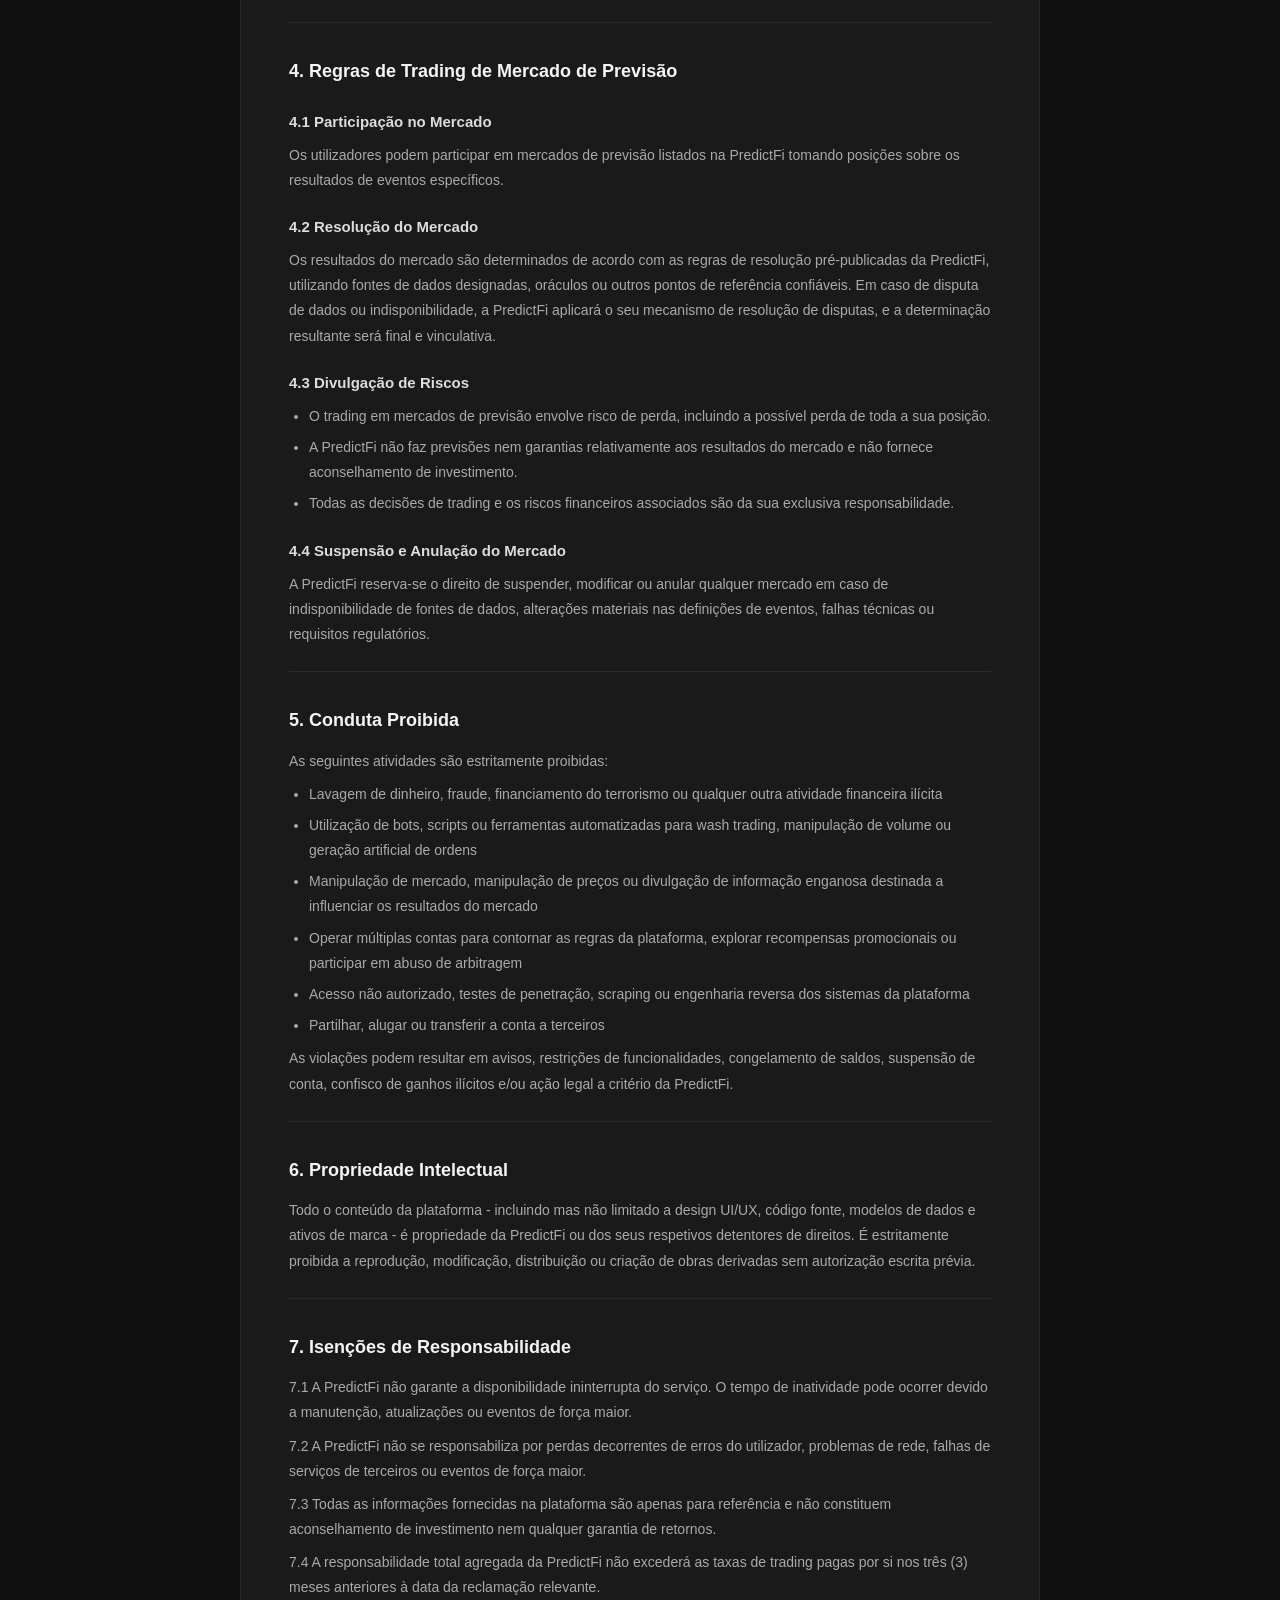
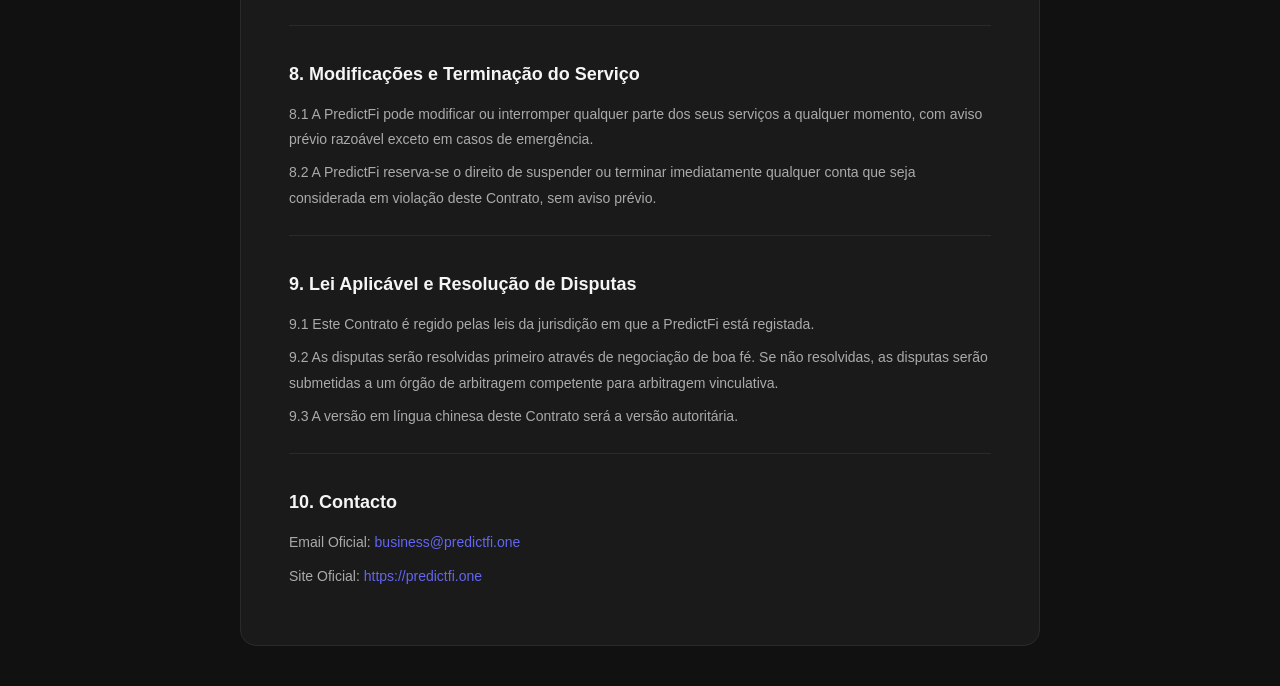
<file: terms-of-service-pt.html>
<!DOCTYPE html>
<html lang="pt">
<head>
  <meta charset="UTF-8" />
  <meta name="viewport" content="width=device-width, initial-scale=1.0" />
  <title>PredictFi Termos de Serviço</title>
  <style>
    * { margin: 0; padding: 0; box-sizing: border-box; }
    body {
      background: #111;
      color: #e0e0e0;
      font-family: -apple-system, BlinkMacSystemFont, "Segoe UI", Roboto, "Helvetica Neue", Arial, sans-serif;
      line-height: 1.8;
      padding: 40px 20px;
    }
    .container {
      max-width: 800px;
      margin: 0 auto;
      background: #1a1a1a;
      border: 1px solid #2a2a2a;
      border-radius: 16px;
      padding: 48px;
    }
    h1 {
      font-size: 28px;
      color: #f5f5f5;
      margin-bottom: 32px;
      text-align: center;
    }
    h3 {
      font-size: 18px;
      color: #f5f5f5;
      margin-top: 32px;
      margin-bottom: 12px;
    }
    h4 {
      font-size: 15px;
      color: #ddd;
      margin-top: 20px;
      margin-bottom: 8px;
    }
    p, li {
      font-size: 14px;
      color: #aaa;
      margin-bottom: 8px;
    }
    strong { color: #ccc; }
    a { color: #6366f1; text-decoration: none; }
    a:hover { text-decoration: underline; }
    ul {
      padding-left: 20px;
      margin-bottom: 8px;
    }
    li { margin-bottom: 6px; }
    hr {
      border: none;
      border-top: 1px solid #2a2a2a;
      margin: 24px 0;
    }
    .meta {
      color: #888;
      font-size: 13px;
      margin-bottom: 24px;
    }
  </style>
</head>
<body>
  <div class="container">
    <h1>Termos de Serviço</h1>
    <p class="meta">Versão: 1.0 &nbsp;|&nbsp; Data de entrada em vigor: 1 de junho de 2025</p>

    <h3>1. Disposições Gerais</h3>
    <p>1.1 Este Contrato é celebrado entre você ("Usuário" ou "você") e a entidade operadora da plataforma PredictFi ("PredictFi" ou "nós"), e rege o uso dos serviços de mercado de previsão da PredictFi.</p>
    <p>1.2 Ao registar uma conta, aceder à plataforma ou utilizar qualquer funcionalidade da plataforma, você reconhece que leu, entendeu e aceitou todos os termos deste Contrato. Se não concordar, interrompa o uso imediatamente.</p>
    <p>1.3 A PredictFi reserva-se o direito de alterar este Contrato em resposta a mudanças regulatórias ou atualizações de negócios. As alterações serão anunciadas na plataforma; o uso continuado constitui aceitação dos termos revisados.</p>

    <hr />

    <h3>2. Elegibilidade e Contas</h3>

    <h4>2.1 Elegibilidade</h4>
    <p>Você deve ter pelo menos 18 anos de idade (ou a idade da maioridade legal na sua jurisdição) e garantir que o seu uso desta plataforma cumpre as leis e regulamentos aplicáveis no seu país ou região.</p>
    <p>Para restrições geográficas, consulte: <a href="https://help.polymarket.com/en/articles/13364163-geographic-restrictions" target="_blank" rel="noopener noreferrer">Restrições Geográficas da Polymarket</a> (a PredictFi aplica restrições de acesso semelhantes de acordo com as práticas de conformidade principais).</p>
    <p>Para requisitos de KYC/AML, a PredictFi pode exigir verificação de identidade para determinadas operações conforme exigido pelas obrigações de conformidade aplicáveis. Os detalhes serão comunicados através de notificações da plataforma.</p>

    <h4>2.2 Criação de Conta</h4>
    <p>Ao completar o registo, a PredictFi fornecerá automaticamente uma conta de trading de mercado de previsão ("Conta de Trading") para si, utilizada para gerir o seu saldo de conta, histórico de negociações e registos de liquidação.</p>

    <h4>2.3 Natureza da Conta</h4>
    <ul>
      <li>A sua Conta de Trading não é uma carteira on-chain autocustodiada. A PredictFi não expõe endereços de carteira subjacentes, chaves privadas ou frases semilla aos utilizadores.</li>
      <li>Os ativos detidos na sua Conta de Trading são geridos pela infraestrutura da PredictFi; você interage com eles através da interface da plataforma.</li>
      <li>Cada utilizador pode ter apenas uma conta. O comportamento de múltiplas contas é estritamente proibido.</li>
    </ul>

    <h4>2.4 Segurança da Conta</h4>
    <p>Você é responsável por salvaguardar as suas credenciais de conta. Todas as atividades sob a sua conta são consideradas suas. Relate qualquer atividade suspeita ao suporte ao cliente imediatamente. A PredictFi não se responsabiliza por perdas resultantes da sua falha em proteger a sua conta.</p>

    <hr />

    <h3>3. Depósitos e Levantamentos</h3>
    <p>3.1 Os depósitos devem ser feitos exclusivamente através do fluxo de depósito designado pela PredictFi. Transferências fora do processo estabelecido da plataforma não serão aceites.</p>
    <p>3.2 Os levantamentos devem ser iniciados através do fluxo de levantamento designado pela PredictFi e podem estar sujeitos a revisão de conformidade AML. As taxas aplicáveis, tempos de processamento e montantes mínimos de levantamento são regidos pelos anúncios da plataforma.</p>
    <p>3.3 A PredictFi gere os ativos dos utilizadores de acordo com as suas regras operacionais mas não garante a segurança absoluta dos ativos em circunstâncias extremas, incluindo mas não limitado a interrupções de rede, ataques ao sistema ou intervenção regulatória. Os utilizadores assumem todos os riscos associados.</p>

    <hr />

    <h3>4. Regras de Trading de Mercado de Previsão</h3>

    <h4>4.1 Participação no Mercado</h4>
    <p>Os utilizadores podem participar em mercados de previsão listados na PredictFi tomando posições sobre os resultados de eventos específicos.</p>

    <h4>4.2 Resolução do Mercado</h4>
    <p>Os resultados do mercado são determinados de acordo com as regras de resolução pré-publicadas da PredictFi, utilizando fontes de dados designadas, oráculos ou outros pontos de referência confiáveis. Em caso de disputa de dados ou indisponibilidade, a PredictFi aplicará o seu mecanismo de resolução de disputas, e a determinação resultante será final e vinculativa.</p>

    <h4>4.3 Divulgação de Riscos</h4>
    <ul>
      <li>O trading em mercados de previsão envolve risco de perda, incluindo a possível perda de toda a sua posição.</li>
      <li>A PredictFi não faz previsões nem garantias relativamente aos resultados do mercado e não fornece aconselhamento de investimento.</li>
      <li>Todas as decisões de trading e os riscos financeiros associados são da sua exclusiva responsabilidade.</li>
    </ul>

    <h4>4.4 Suspensão e Anulação do Mercado</h4>
    <p>A PredictFi reserva-se o direito de suspender, modificar ou anular qualquer mercado em caso de indisponibilidade de fontes de dados, alterações materiais nas definições de eventos, falhas técnicas ou requisitos regulatórios.</p>

    <hr />

    <h3>5. Conduta Proibida</h3>
    <p>As seguintes atividades são estritamente proibidas:</p>
    <ul>
      <li>Lavagem de dinheiro, fraude, financiamento do terrorismo ou qualquer outra atividade financeira ilícita</li>
      <li>Utilização de bots, scripts ou ferramentas automatizadas para wash trading, manipulação de volume ou geração artificial de ordens</li>
      <li>Manipulação de mercado, manipulação de preços ou divulgação de informação enganosa destinada a influenciar os resultados do mercado</li>
      <li>Operar múltiplas contas para contornar as regras da plataforma, explorar recompensas promocionais ou participar em abuso de arbitragem</li>
      <li>Acesso não autorizado, testes de penetração, scraping ou engenharia reversa dos sistemas da plataforma</li>
      <li>Partilhar, alugar ou transferir a conta a terceiros</li>
    </ul>
    <p>As violações podem resultar em avisos, restrições de funcionalidades, congelamento de saldos, suspensão de conta, confisco de ganhos ilícitos e/ou ação legal a critério da PredictFi.</p>

    <hr />

    <h3>6. Propriedade Intelectual</h3>
    <p>Todo o conteúdo da plataforma - incluindo mas não limitado a design UI/UX, código fonte, modelos de dados e ativos de marca - é propriedade da PredictFi ou dos seus respetivos detentores de direitos. É estritamente proibida a reprodução, modificação, distribuição ou criação de obras derivadas sem autorização escrita prévia.</p>

    <hr />

    <h3>7. Isenções de Responsabilidade</h3>
    <p>7.1 A PredictFi não garante a disponibilidade ininterrupta do serviço. O tempo de inatividade pode ocorrer devido a manutenção, atualizações ou eventos de força maior.</p>
    <p>7.2 A PredictFi não se responsabiliza por perdas decorrentes de erros do utilizador, problemas de rede, falhas de serviços de terceiros ou eventos de força maior.</p>
    <p>7.3 Todas as informações fornecidas na plataforma são apenas para referência e não constituem aconselhamento de investimento nem qualquer garantia de retornos.</p>
    <p>7.4 A responsabilidade total agregada da PredictFi não excederá as taxas de trading pagas por si nos três (3) meses anteriores à data da reclamação relevante.</p>

    <hr />

    <h3>8. Modificações e Terminação do Serviço</h3>
    <p>8.1 A PredictFi pode modificar ou interromper qualquer parte dos seus serviços a qualquer momento, com aviso prévio razoável exceto em casos de emergência.</p>
    <p>8.2 A PredictFi reserva-se o direito de suspender ou terminar imediatamente qualquer conta que seja considerada em violação deste Contrato, sem aviso prévio.</p>

    <hr />

    <h3>9. Lei Aplicável e Resolução de Disputas</h3>
    <p>9.1 Este Contrato é regido pelas leis da jurisdição em que a PredictFi está registada.</p>
    <p>9.2 As disputas serão resolvidas primeiro através de negociação de boa fé. Se não resolvidas, as disputas serão submetidas a um órgão de arbitragem competente para arbitragem vinculativa.</p>
    <p>9.3 A versão em língua chinesa deste Contrato será a versão autoritária.</p>

    <hr />

    <h3>10. Contacto</h3>
    <p>Email Oficial: <a href="mailto:business@predictfi.one">business@predictfi.one</a></p>
    <p>Site Oficial: <a href="https://predictfi.one" target="_blank" rel="noopener noreferrer">https://predictfi.one</a></p>
  </div>
</body>
</html>
</file>
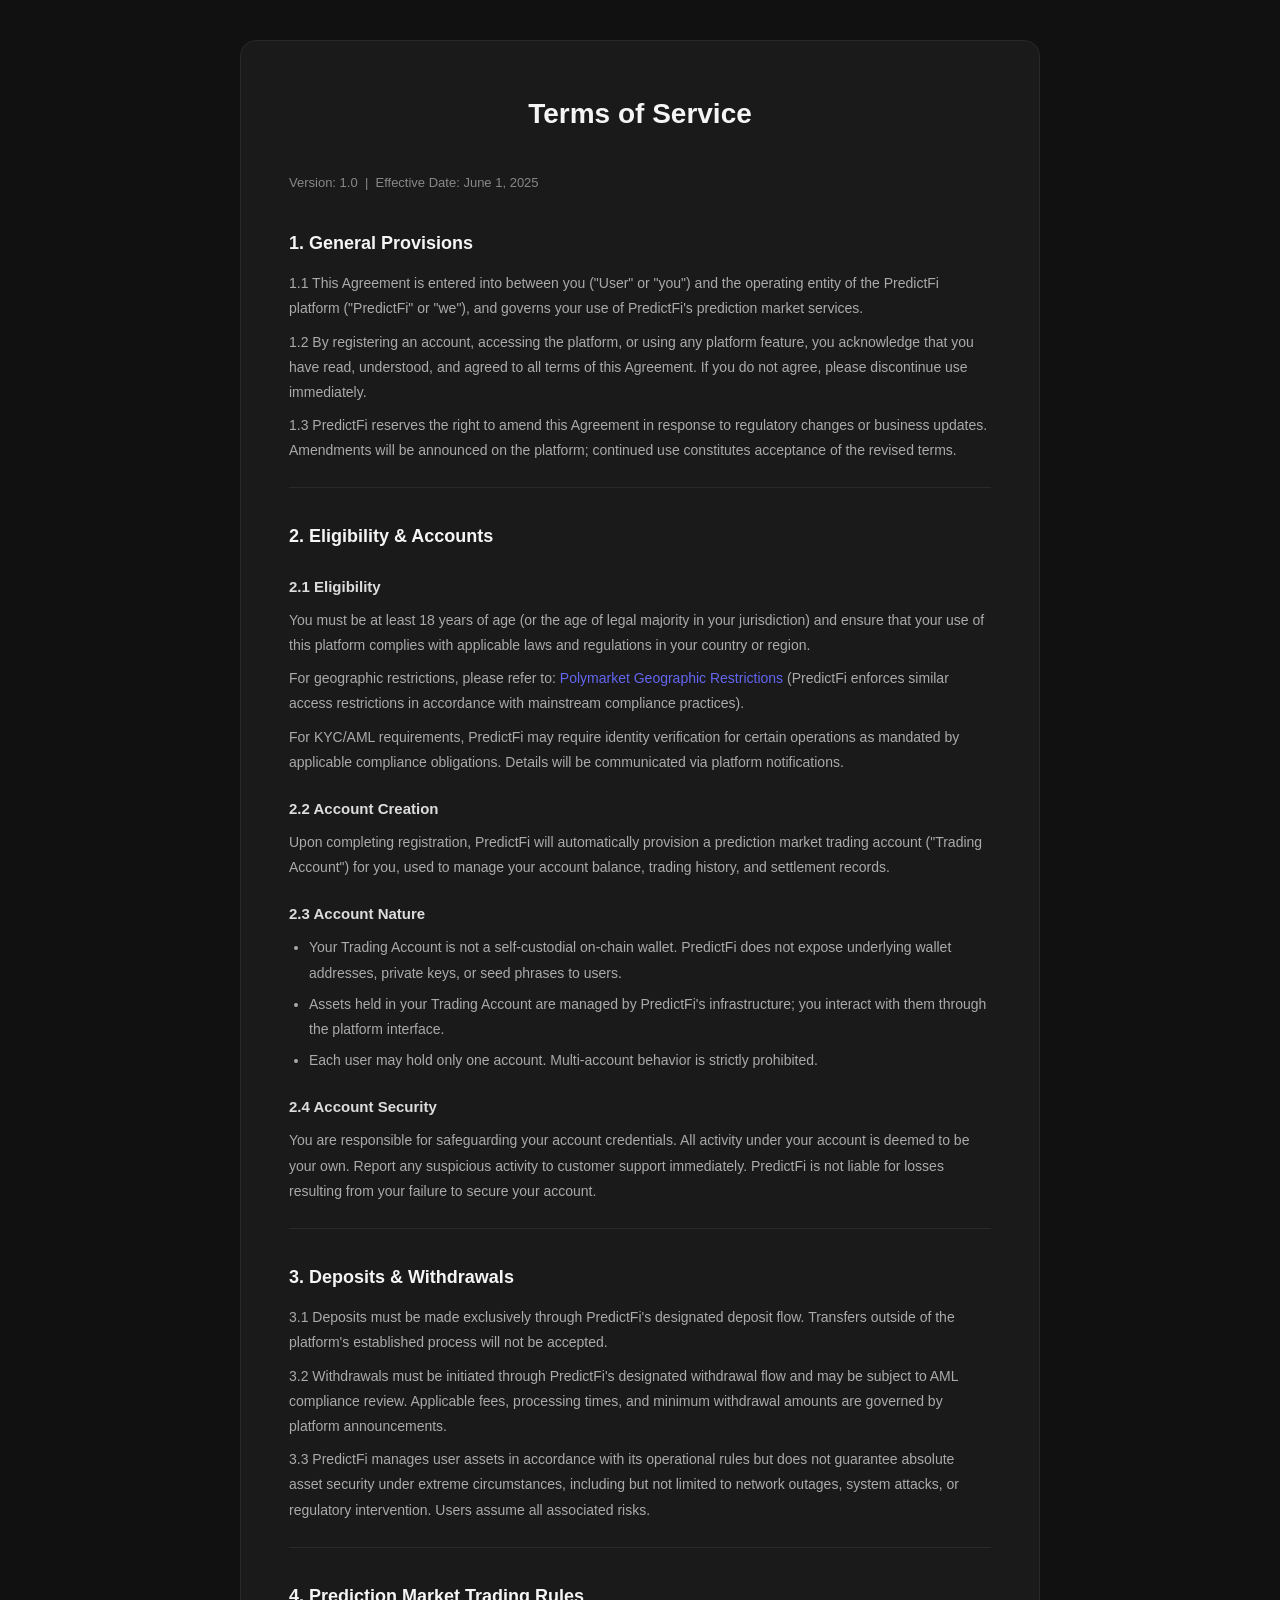
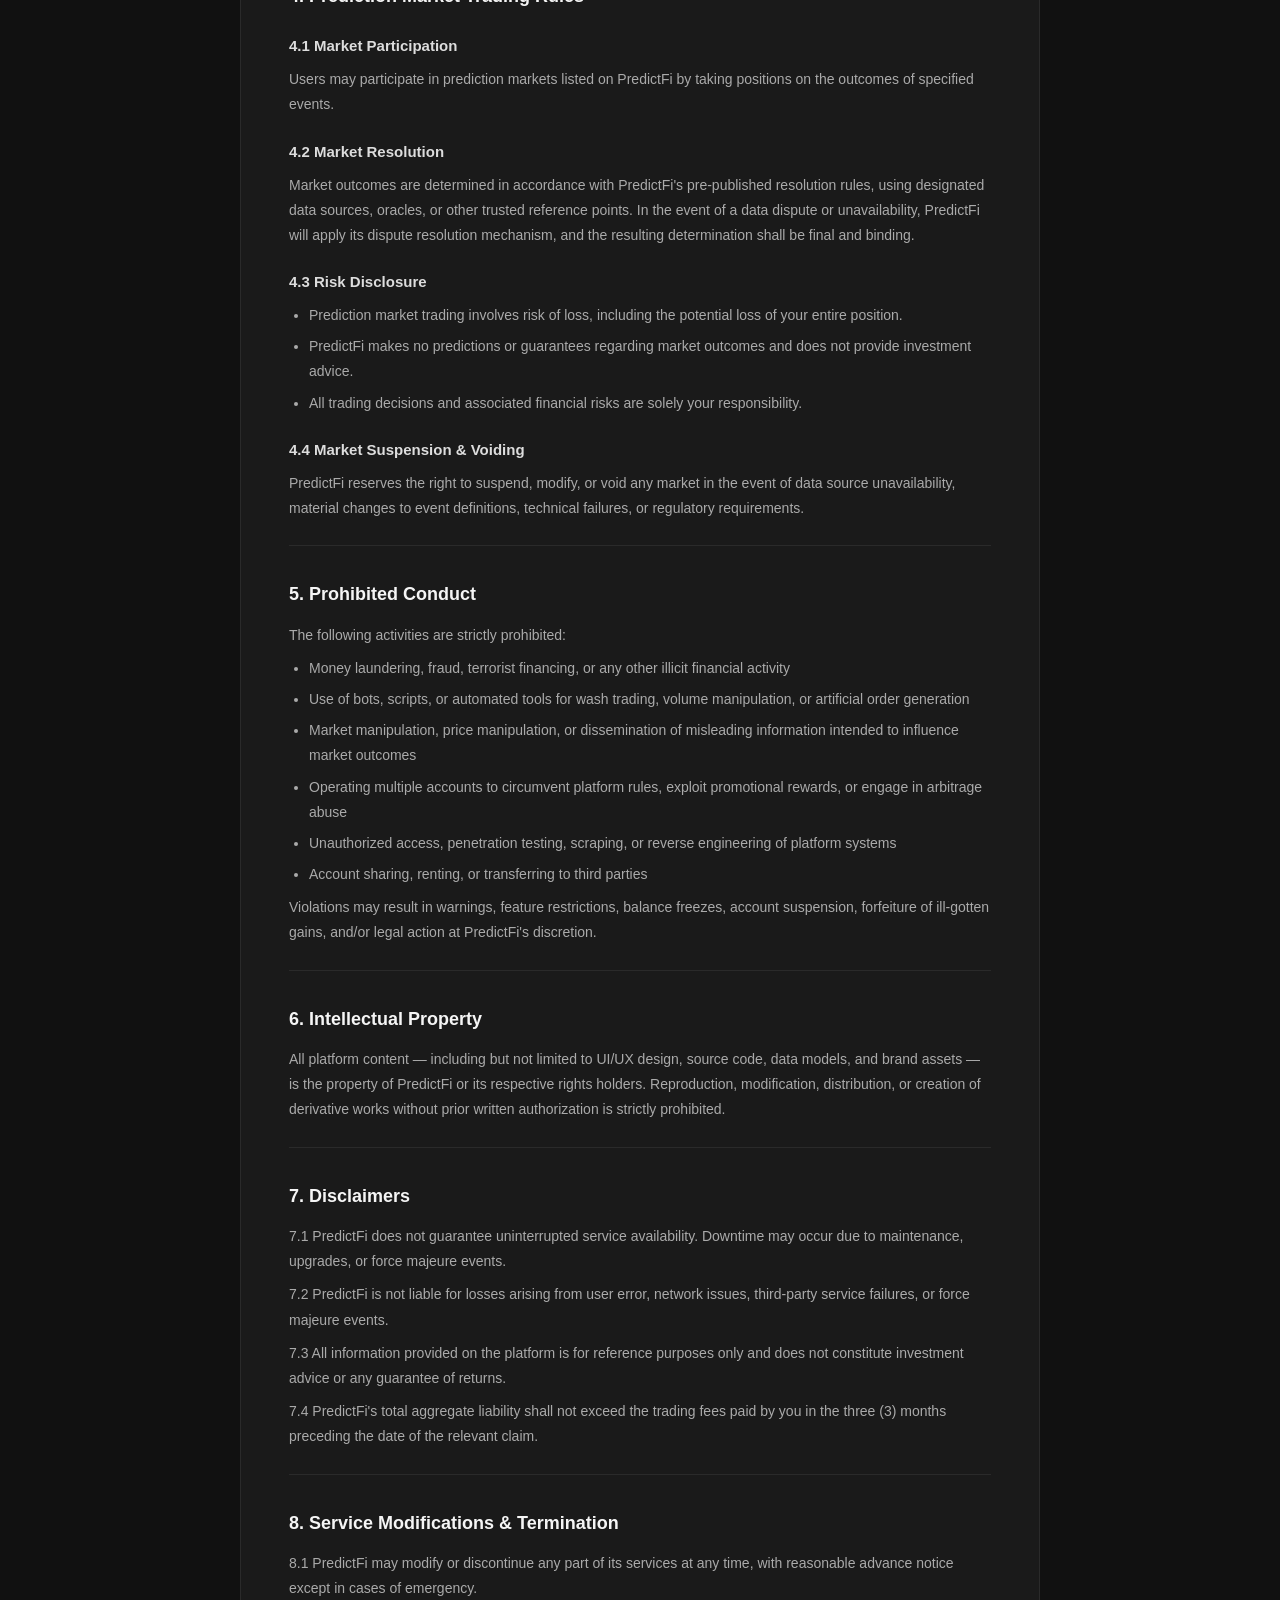
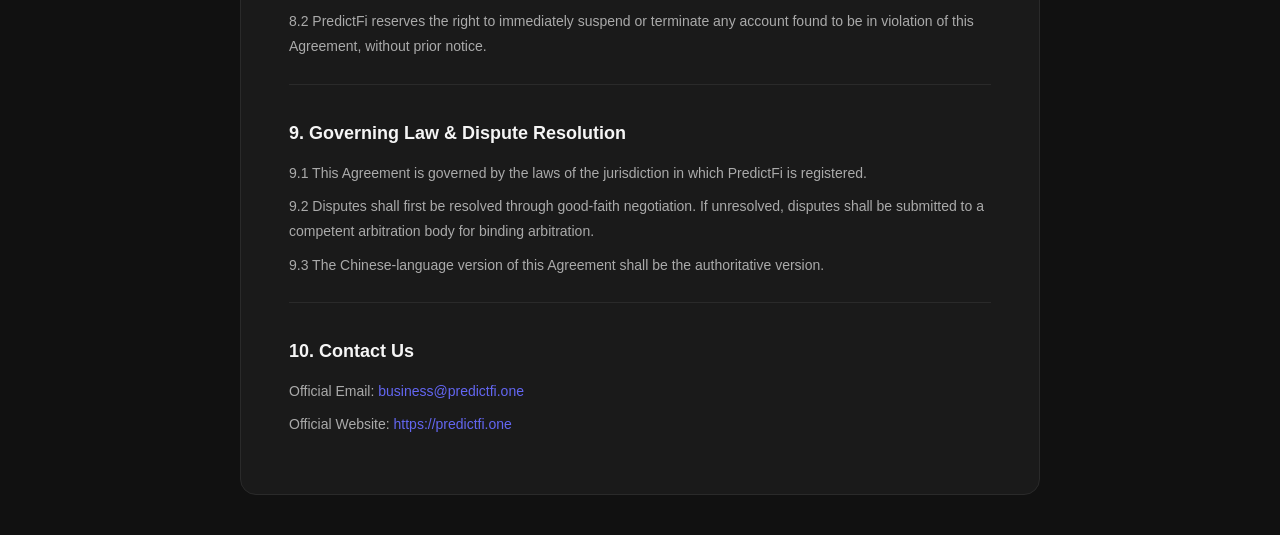
<file: terms-of-service.html>
<!DOCTYPE html>
<html lang="en">
<head>
  <meta charset="UTF-8" />
  <meta name="viewport" content="width=device-width, initial-scale=1.0" />
  <title>PredictFi Terms of Service</title>
  <script>
    // Auto-redirect based on URL parameter
    (function() {
      const urlParams = new URLSearchParams(window.location.search);
      const langParam = urlParams.get('lang');
      
      // If lang parameter is provided, redirect to corresponding page
      if (langParam) {
        const langMap = {
          'en': 'terms-of-service.html',
          'ko': 'terms-of-service-ko.html',
          'es': 'terms-of-service-es.html',
          'pt': 'terms-of-service-pt.html'
        };
        if (langMap[langParam] && langMap[langParam] !== 'terms-of-service.html') {
          window.location.href = langMap[langParam];
        }
      }
    })();
  </script>
  <style>
    * { margin: 0; padding: 0; box-sizing: border-box; }
    body {
      background: #111;
      color: #e0e0e0;
      font-family: -apple-system, BlinkMacSystemFont, "Segoe UI", Roboto, "Helvetica Neue", Arial, sans-serif;
      line-height: 1.8;
      padding: 40px 20px;
    }
    .container {
      max-width: 800px;
      margin: 0 auto;
      background: #1a1a1a;
      border: 1px solid #2a2a2a;
      border-radius: 16px;
      padding: 48px;
    }
    h1 {
      font-size: 28px;
      color: #f5f5f5;
      margin-bottom: 32px;
      text-align: center;
    }
    h3 {
      font-size: 18px;
      color: #f5f5f5;
      margin-top: 32px;
      margin-bottom: 12px;
    }
    h4 {
      font-size: 15px;
      color: #ddd;
      margin-top: 20px;
      margin-bottom: 8px;
    }
    p, li {
      font-size: 14px;
      color: #aaa;
      margin-bottom: 8px;
    }
    strong { color: #ccc; }
    a { color: #6366f1; text-decoration: none; }
    a:hover { text-decoration: underline; }
    ul {
      padding-left: 20px;
      margin-bottom: 8px;
    }
    li { margin-bottom: 6px; }
    hr {
      border: none;
      border-top: 1px solid #2a2a2a;
      margin: 24px 0;
    }
    .meta {
      color: #888;
      font-size: 13px;
      margin-bottom: 24px;
    }
  </style>
</head>
<body>
  <div class="container">
    <h1>Terms of Service</h1>
    <p class="meta">Version: 1.0 &nbsp;|&nbsp; Effective Date: June 1, 2025</p>

    <h3>1. General Provisions</h3>
    <p>1.1 This Agreement is entered into between you ("User" or "you") and the operating entity of the PredictFi platform ("PredictFi" or "we"), and governs your use of PredictFi's prediction market services.</p>
    <p>1.2 By registering an account, accessing the platform, or using any platform feature, you acknowledge that you have read, understood, and agreed to all terms of this Agreement. If you do not agree, please discontinue use immediately.</p>
    <p>1.3 PredictFi reserves the right to amend this Agreement in response to regulatory changes or business updates. Amendments will be announced on the platform; continued use constitutes acceptance of the revised terms.</p>

    <hr />

    <h3>2. Eligibility &amp; Accounts</h3>

    <h4>2.1 Eligibility</h4>
    <p>You must be at least 18 years of age (or the age of legal majority in your jurisdiction) and ensure that your use of this platform complies with applicable laws and regulations in your country or region.</p>
    <p>For geographic restrictions, please refer to: <a href="https://help.polymarket.com/en/articles/13364163-geographic-restrictions" target="_blank" rel="noopener noreferrer">Polymarket Geographic Restrictions</a> (PredictFi enforces similar access restrictions in accordance with mainstream compliance practices).</p>
    <p>For KYC/AML requirements, PredictFi may require identity verification for certain operations as mandated by applicable compliance obligations. Details will be communicated via platform notifications.</p>

    <h4>2.2 Account Creation</h4>
    <p>Upon completing registration, PredictFi will automatically provision a prediction market trading account ("Trading Account") for you, used to manage your account balance, trading history, and settlement records.</p>

    <h4>2.3 Account Nature</h4>
    <ul>
      <li>Your Trading Account is not a self-custodial on-chain wallet. PredictFi does not expose underlying wallet addresses, private keys, or seed phrases to users.</li>
      <li>Assets held in your Trading Account are managed by PredictFi's infrastructure; you interact with them through the platform interface.</li>
      <li>Each user may hold only one account. Multi-account behavior is strictly prohibited.</li>
    </ul>

    <h4>2.4 Account Security</h4>
    <p>You are responsible for safeguarding your account credentials. All activity under your account is deemed to be your own. Report any suspicious activity to customer support immediately. PredictFi is not liable for losses resulting from your failure to secure your account.</p>

    <hr />

    <h3>3. Deposits &amp; Withdrawals</h3>
    <p>3.1 Deposits must be made exclusively through PredictFi's designated deposit flow. Transfers outside of the platform's established process will not be accepted.</p>
    <p>3.2 Withdrawals must be initiated through PredictFi's designated withdrawal flow and may be subject to AML compliance review. Applicable fees, processing times, and minimum withdrawal amounts are governed by platform announcements.</p>
    <p>3.3 PredictFi manages user assets in accordance with its operational rules but does not guarantee absolute asset security under extreme circumstances, including but not limited to network outages, system attacks, or regulatory intervention. Users assume all associated risks.</p>

    <hr />

    <h3>4. Prediction Market Trading Rules</h3>

    <h4>4.1 Market Participation</h4>
    <p>Users may participate in prediction markets listed on PredictFi by taking positions on the outcomes of specified events.</p>

    <h4>4.2 Market Resolution</h4>
    <p>Market outcomes are determined in accordance with PredictFi's pre-published resolution rules, using designated data sources, oracles, or other trusted reference points. In the event of a data dispute or unavailability, PredictFi will apply its dispute resolution mechanism, and the resulting determination shall be final and binding.</p>

    <h4>4.3 Risk Disclosure</h4>
    <ul>
      <li>Prediction market trading involves risk of loss, including the potential loss of your entire position.</li>
      <li>PredictFi makes no predictions or guarantees regarding market outcomes and does not provide investment advice.</li>
      <li>All trading decisions and associated financial risks are solely your responsibility.</li>
    </ul>

    <h4>4.4 Market Suspension &amp; Voiding</h4>
    <p>PredictFi reserves the right to suspend, modify, or void any market in the event of data source unavailability, material changes to event definitions, technical failures, or regulatory requirements.</p>

    <hr />

    <h3>5. Prohibited Conduct</h3>
    <p>The following activities are strictly prohibited:</p>
    <ul>
      <li>Money laundering, fraud, terrorist financing, or any other illicit financial activity</li>
      <li>Use of bots, scripts, or automated tools for wash trading, volume manipulation, or artificial order generation</li>
      <li>Market manipulation, price manipulation, or dissemination of misleading information intended to influence market outcomes</li>
      <li>Operating multiple accounts to circumvent platform rules, exploit promotional rewards, or engage in arbitrage abuse</li>
      <li>Unauthorized access, penetration testing, scraping, or reverse engineering of platform systems</li>
      <li>Account sharing, renting, or transferring to third parties</li>
    </ul>
    <p>Violations may result in warnings, feature restrictions, balance freezes, account suspension, forfeiture of ill-gotten gains, and/or legal action at PredictFi's discretion.</p>

    <hr />

    <h3>6. Intellectual Property</h3>
    <p>All platform content — including but not limited to UI/UX design, source code, data models, and brand assets — is the property of PredictFi or its respective rights holders. Reproduction, modification, distribution, or creation of derivative works without prior written authorization is strictly prohibited.</p>

    <hr />

    <h3>7. Disclaimers</h3>
    <p>7.1 PredictFi does not guarantee uninterrupted service availability. Downtime may occur due to maintenance, upgrades, or force majeure events.</p>
    <p>7.2 PredictFi is not liable for losses arising from user error, network issues, third-party service failures, or force majeure events.</p>
    <p>7.3 All information provided on the platform is for reference purposes only and does not constitute investment advice or any guarantee of returns.</p>
    <p>7.4 PredictFi's total aggregate liability shall not exceed the trading fees paid by you in the three (3) months preceding the date of the relevant claim.</p>

    <hr />

    <h3>8. Service Modifications &amp; Termination</h3>
    <p>8.1 PredictFi may modify or discontinue any part of its services at any time, with reasonable advance notice except in cases of emergency.</p>
    <p>8.2 PredictFi reserves the right to immediately suspend or terminate any account found to be in violation of this Agreement, without prior notice.</p>

    <hr />

    <h3>9. Governing Law &amp; Dispute Resolution</h3>
    <p>9.1 This Agreement is governed by the laws of the jurisdiction in which PredictFi is registered.</p>
    <p>9.2 Disputes shall first be resolved through good-faith negotiation. If unresolved, disputes shall be submitted to a competent arbitration body for binding arbitration.</p>
    <p>9.3 The Chinese-language version of this Agreement shall be the authoritative version.</p>

    <hr />

    <h3>10. Contact Us</h3>
    <p>Official Email: <a href="mailto:business@predictfi.one">business@predictfi.one</a></p>
    <p>Official Website: <a href="https://predictfi.one" target="_blank" rel="noopener noreferrer">https://predictfi.one</a></p>
  </div>
</body>
</html>
</file>
